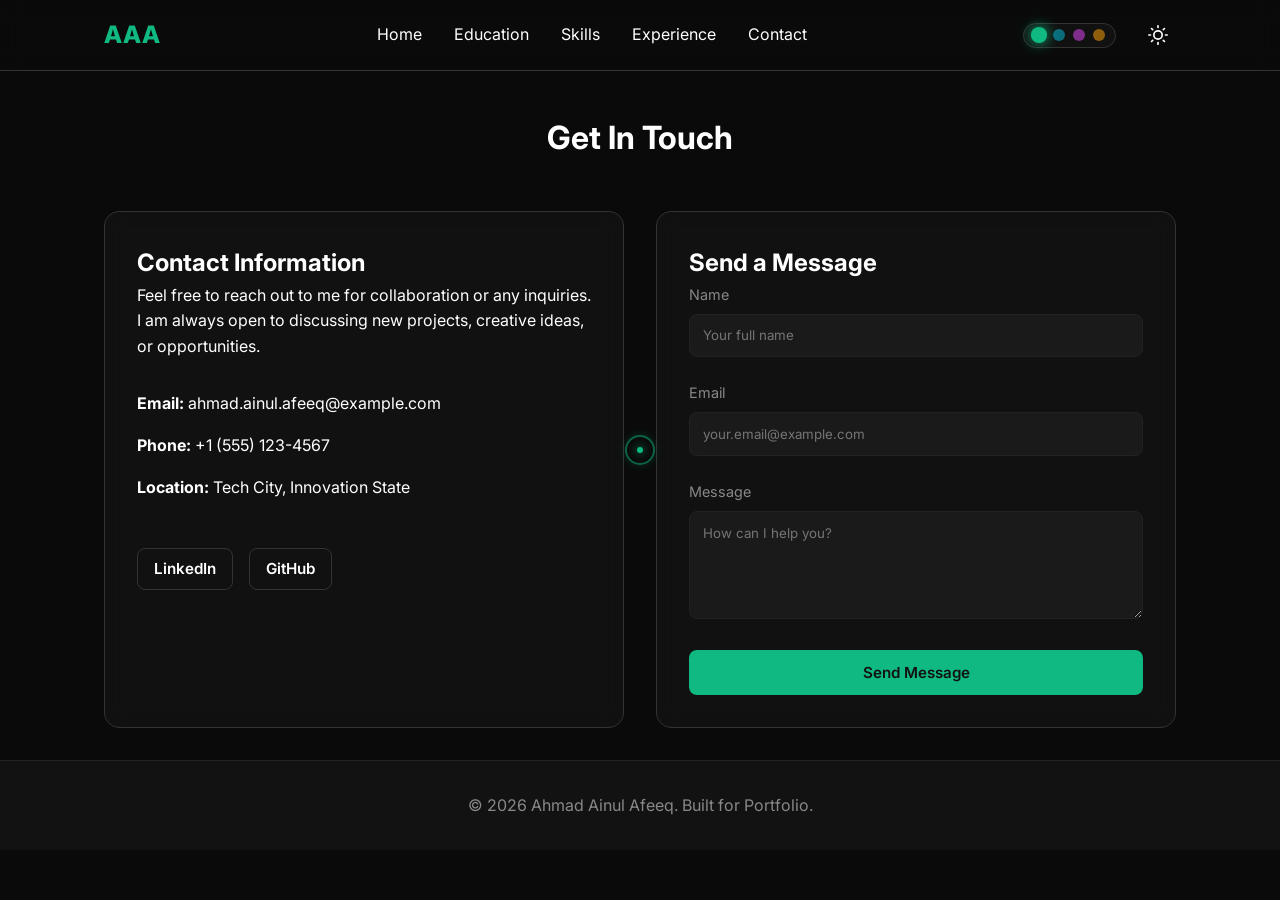
<file: contact.html>
<!DOCTYPE html>
<html lang="en">
<head>
    <meta charset="UTF-8">
    <meta name="viewport" content="width=device-width, initial-scale=1.0">
    <title>Contact | Ahmad Ainul Afeeq</title>
    <meta name="description" content="Contact Ahmad Ainul Afeeq for inquiries or collaboration.">
    <meta http-equiv="Cache-Control" content="no-cache, no-store, must-revalidate">
    <meta http-equiv="Pragma" content="no-cache">
    <meta http-equiv="Expires" content="0">
    <link class="cache-bust" rel="stylesheet" href="css/styles.css?v=3.3">
    <script class="cache-bust" src="js/script.js?v=3.3" defer></script>
</head>
<body>
    <canvas id="particle-canvas" style="position: fixed; top: 0; left: 0; width: 100%; height: 100%; z-index: -1; pointer-events: none; opacity: 0.8;"></canvas>
    <div id="scroll-progress"></div>

    <header>
        <nav>
            <div class="logo">AAA</div>
            <ul class="nav-links">
                <li><a href="index.html">Home</a></li>
                <li><a href="education.html">Education</a></li>
                <li><a href="skills.html">Skills</a></li>
                <li><a href="experience.html">Experience</a></li>
                <li><a href="contact.html">Contact</a></li>
            </ul>
            <div style="display: flex; align-items: center; gap: 1rem;">
                <div class="accent-picker">
                    <button class="accent-dot green active" data-accent="green" aria-label="Green Accent"></button>
                    <button class="accent-dot cyan" data-accent="cyan" aria-label="Cyan Accent"></button>
                    <button class="accent-dot pink" data-accent="pink" aria-label="Pink Accent"></button>
                    <button class="accent-dot amber" data-accent="amber" aria-label="Amber Accent"></button>
                </div>
                <button id="theme-toggle" aria-label="Toggle Theme" style="background: none; border: none; cursor: pointer; color: var(--text-light); font-size: 1.2rem; display: flex; padding: 0.5rem;">
                    <svg id="moon-icon" width="20" height="20" viewBox="0 0 24 24" fill="none" stroke="currentColor" stroke-width="2" stroke-linecap="round" stroke-linejoin="round" style="display: none;"><path d="M21 12.79A9 9 0 1 1 11.21 3 7 7 0 0 0 21 12.79z"></path></svg>
                    <svg id="sun-icon" width="20" height="20" viewBox="0 0 24 24" fill="none" stroke="currentColor" stroke-width="2" stroke-linecap="round" stroke-linejoin="round"><circle cx="12" cy="12" r="5"></circle><line x1="12" y1="1" x2="12" y2="3"></line><line x1="12" y1="21" x2="12" y2="23"></line><line x1="4.22" y1="4.22" x2="5.64" y2="5.64"></line><line x1="18.36" y1="18.36" x2="19.78" y2="19.78"></line><line x1="1" y1="12" x2="3" y2="12"></line><line x1="21" y1="12" x2="23" y2="12"></line><line x1="4.22" y1="19.78" x2="5.64" y2="18.36"></line><line x1="18.36" y1="5.64" x2="19.78" y2="4.22"></line></svg>
                </button>
                <button class="menu-btn" aria-label="Toggle navigation">☰</button>
            </div>
        </nav>
    </header>

    <main>
        <h1 style="text-align: center; margin-bottom: 3rem;">Get In Touch</h1>
        
        <div class="grid-2">
            <div class="glass-card">
                <h2>Contact Information</h2>
                <p>Feel free to reach out to me for collaboration or any inquiries. I am always open to discussing new projects, creative ideas, or opportunities.</p>
                
                <div style="margin-top: 2rem;">
                    <p style="margin-bottom: 1rem; color: #fff;"><strong>Email:</strong> ahmad.ainul.afeeq@example.com</p>
                    <p style="margin-bottom: 1rem; color: #fff;"><strong>Phone:</strong> +1 (555) 123-4567</p>
                    <p style="color: #fff;"><strong>Location:</strong> Tech City, Innovation State</p>
                </div>

                <div style="margin-top: 3rem; display: flex; gap: 1rem;">
                    <!-- Social Links -->
                    <a href="#" class="btn btn-secondary" style="padding: 0.5rem 1rem;">LinkedIn</a>
                    <a href="#" class="btn btn-secondary" style="padding: 0.5rem 1rem;">GitHub</a>
                </div>
            </div>

            <div class="glass-card">
                <h2>Send a Message</h2>
                <!-- HCI Principle: Form Constraints & Validation -->
                <form id="contactForm">
                    <div class="form-group">
                        <label for="name">Name</label>
                        <input type="text" id="name" name="name" required placeholder="Your full name">
                    </div>
                    
                    <div class="form-group">
                        <label for="email">Email</label>
                        <!-- type="email" enforces format constraints -->
                        <input type="email" id="email" name="email" required placeholder="your.email@example.com">
                    </div>
                    
                    <div class="form-group">
                        <label for="message">Message</label>
                        <textarea id="message" name="message" rows="5" required placeholder="How can I help you?"></textarea>
                    </div>
                    
                    <!-- HCI Principle: Affordance -->
                    <button type="submit" class="btn btn-primary" style="width: 100%;">Send Message</button>
                </form>
            </div>
        </div>
    </main>

    <footer>
        <p>&copy; 2026 Ahmad Ainul Afeeq. Built for Portfolio.</p>
    </footer>
</body>
</html>
</file>
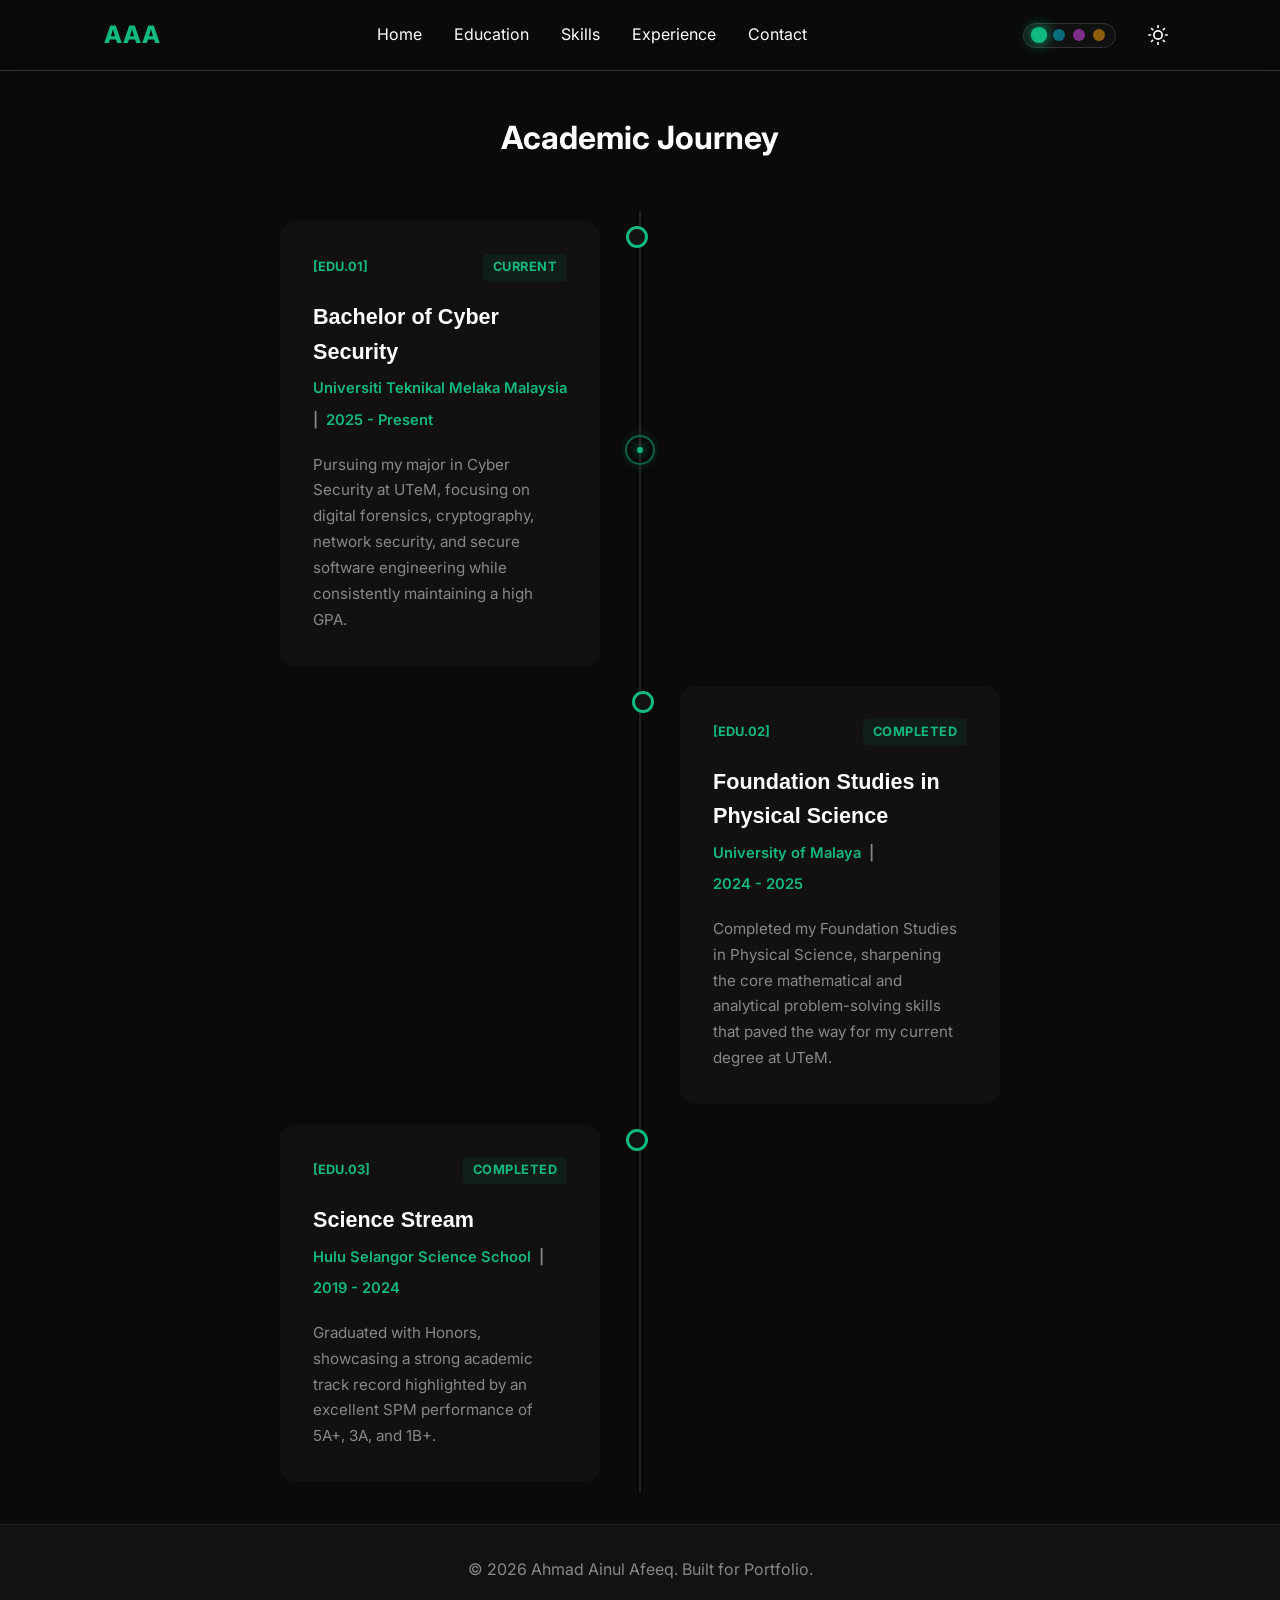
<file: education.html>
<!DOCTYPE html>
<html lang="en">
<head>
    <meta charset="UTF-8">
    <meta name="viewport" content="width=device-width, initial-scale=1.0">
    <title>Education | Ahmad Ainul Afeeq</title>
    <meta name="description" content="Academic history and educational background of Ahmad Ainul Afeeq.">
    <meta http-equiv="Cache-Control" content="no-cache, no-store, must-revalidate">
    <meta http-equiv="Pragma" content="no-cache">
    <meta http-equiv="Expires" content="0">
    <link rel="stylesheet" href="css/styles.css?v=3.3">
    <script src="js/script.js?v=3.3" defer></script>
</head>
<body>
    <canvas id="particle-canvas" style="position: fixed; top: 0; left: 0; width: 100%; height: 100%; z-index: -1; pointer-events: none; opacity: 0.8;"></canvas>
    <div id="scroll-progress"></div>

    <header>
        <nav>
            <div class="logo">AAA</div>
            <ul class="nav-links">
                <li><a href="index.html">Home</a></li>
                <li><a href="education.html">Education</a></li>
                <li><a href="skills.html">Skills</a></li>
                <li><a href="experience.html">Experience</a></li>
                <li><a href="contact.html">Contact</a></li>
            </ul>
            <div style="display: flex; align-items: center; gap: 1rem;">
                <div class="accent-picker">
                    <button class="accent-dot green active" data-accent="green" aria-label="Green Accent"></button>
                    <button class="accent-dot cyan" data-accent="cyan" aria-label="Cyan Accent"></button>
                    <button class="accent-dot pink" data-accent="pink" aria-label="Pink Accent"></button>
                    <button class="accent-dot amber" data-accent="amber" aria-label="Amber Accent"></button>
                </div>
                <button id="theme-toggle" aria-label="Toggle Theme" style="background: none; border: none; cursor: pointer; color: var(--text-light); font-size: 1.2rem; display: flex; padding: 0.5rem;">
                    <svg id="moon-icon" width="20" height="20" viewBox="0 0 24 24" fill="none" stroke="currentColor" stroke-width="2" stroke-linecap="round" stroke-linejoin="round" style="display: none;"><path d="M21 12.79A9 9 0 1 1 11.21 3 7 7 0 0 0 21 12.79z"></path></svg>
                    <svg id="sun-icon" width="20" height="20" viewBox="0 0 24 24" fill="none" stroke="currentColor" stroke-width="2" stroke-linecap="round" stroke-linejoin="round"><circle cx="12" cy="12" r="5"></circle><line x1="12" y1="1" x2="12" y2="3"></line><line x1="12" y1="21" x2="12" y2="23"></line><line x1="4.22" y1="4.22" x2="5.64" y2="5.64"></line><line x1="18.36" y1="18.36" x2="19.78" y2="19.78"></line><line x1="1" y1="12" x2="3" y2="12"></line><line x1="21" y1="12" x2="23" y2="12"></line><line x1="4.22" y1="19.78" x2="5.64" y2="18.36"></line><line x1="18.36" y1="5.64" x2="19.78" y2="4.22"></line></svg>
                </button>
                <button class="menu-btn" aria-label="Toggle navigation">☰</button>
            </div>
        </nav>
    </header>

    <main>
        <h1 style="text-align: center; margin-bottom: 3rem;">Academic Journey</h1>
        
        <div class="timeline">
            <!-- Timeline Item 1 -->
            <div class="timeline-item left">
                <div class="glass-card spotlight-card" style="display: flex; flex-direction: column; justify-content: space-between; border-radius: 15px; border: 1px solid var(--card-border); padding: 2rem !important; transition: all 0.3s ease; background: var(--card-bg);">
                    <div>
                        <div style="display: flex; justify-content: space-between; align-items: center; margin-bottom: 1.2rem; font-family: monospace; font-size: 0.8rem;">
                            <span style="color: var(--primary-color); font-weight: bold;">[EDU.01]</span>
                            <span style="color: var(--primary-color); background: rgba(16, 185, 129, 0.08); padding: 0.2rem 0.6rem; border-radius: 4px; font-weight: 700; letter-spacing: 0.5px;">CURRENT</span>
                        </div>
                        <h3 style="font-size: 1.35rem; font-weight: 800; color: var(--text-light); margin-bottom: 0.5rem; font-family: 'Roboto Flex', sans-serif;">Bachelor of Cyber Security</h3>
                        <div style="display: flex; align-items: center; gap: 0.5rem; color: var(--primary-color); font-weight: 600; font-size: 0.92rem; margin-bottom: 1.2rem; flex-wrap: wrap;">
                            <span>Universiti Teknikal Melaka Malaysia</span>
                            <span style="color: var(--text-muted-dark);">|</span>
                            <span>2025 - Present</span>
                        </div>
                        <p style="font-size: 0.95rem; line-height: 1.7; color: var(--text-muted-dark); margin-bottom: 0px;">
                            Pursuing my major in Cyber Security at UTeM, focusing on digital forensics, cryptography, network security, and secure software engineering while consistently maintaining a high GPA.
                        </p>
                    </div>
                    <!-- Memory Hover Photo container -->
                    <div class="memory-photo-container">
                        <div class="memory-photo-frame">
                            <img src="assets/images/utem.jpg?v=3.0" alt="UTeM Memory" class="memory-photo" />
                            <div class="memory-photo-caption">Undergraduate memories</div>
                        </div>
                    </div>
                </div>
            </div>
            
            <!-- Timeline Item 2 -->
            <div class="timeline-item right">
                <div class="glass-card spotlight-card" style="display: flex; flex-direction: column; justify-content: space-between; border-radius: 15px; border: 1px solid var(--card-border); padding: 2rem !important; transition: all 0.3s ease; background: var(--card-bg);">
                    <div>
                        <div style="display: flex; justify-content: space-between; align-items: center; margin-bottom: 1.2rem; font-family: monospace; font-size: 0.8rem;">
                            <span style="color: var(--primary-color); font-weight: bold;">[EDU.02]</span>
                            <span style="color: var(--primary-color); background: rgba(16, 185, 129, 0.08); padding: 0.2rem 0.6rem; border-radius: 4px; font-weight: 700; letter-spacing: 0.5px;">COMPLETED</span>
                        </div>
                        <h3 style="font-size: 1.35rem; font-weight: 800; color: var(--text-light); margin-bottom: 0.5rem; font-family: 'Roboto Flex', sans-serif;">Foundation Studies in Physical Science</h3>
                        <div style="display: flex; align-items: center; gap: 0.5rem; color: var(--primary-color); font-weight: 600; font-size: 0.92rem; margin-bottom: 1.2rem; flex-wrap: wrap;">
                            <span>University of Malaya</span>
                            <span style="color: var(--text-muted-dark);">|</span>
                            <span>2024 - 2025</span>
                        </div>
                        <p style="font-size: 0.95rem; line-height: 1.7; color: var(--text-muted-dark); margin-bottom: 0px;">
                            Completed my Foundation Studies in Physical Science, sharpening the core mathematical and analytical problem-solving skills that paved the way for my current degree at UTeM.
                        </p>
                    </div>
                    <!-- Memory Hover Photo container -->
                    <div class="memory-photo-container">
                        <div class="memory-photo-frame">
                            <img src="assets/images/um.jpg?v=2.2" alt="UM Memory" class="memory-photo" />
                            <div class="memory-photo-caption">Foundation memories</div>
                        </div>
                    </div>
                </div>
            </div>
            
            <!-- Timeline Item 3 -->
            <div class="timeline-item left">
                <div class="glass-card spotlight-card" style="display: flex; flex-direction: column; justify-content: space-between; border-radius: 15px; border: 1px solid var(--card-border); padding: 2rem !important; transition: all 0.3s ease; background: var(--card-bg);">
                    <div>
                        <div style="display: flex; justify-content: space-between; align-items: center; margin-bottom: 1.2rem; font-family: monospace; font-size: 0.8rem;">
                            <span style="color: var(--primary-color); font-weight: bold;">[EDU.03]</span>
                            <span style="color: var(--primary-color); background: rgba(16, 185, 129, 0.08); padding: 0.2rem 0.6rem; border-radius: 4px; font-weight: 700; letter-spacing: 0.5px;">COMPLETED</span>
                        </div>
                        <h3 style="font-size: 1.35rem; font-weight: 800; color: var(--text-light); margin-bottom: 0.5rem; font-family: 'Roboto Flex', sans-serif;">Science Stream</h3>
                        <div style="display: flex; align-items: center; gap: 0.5rem; color: var(--primary-color); font-weight: 600; font-size: 0.92rem; margin-bottom: 1.2rem; flex-wrap: wrap;">
                            <span>Hulu Selangor Science School</span>
                            <span style="color: var(--text-muted-dark);">|</span>
                            <span>2019 - 2024</span>
                        </div>
                        <p style="font-size: 0.95rem; line-height: 1.7; color: var(--text-muted-dark); margin-bottom: 0px;">
                            Graduated with Honors, showcasing a strong academic track record highlighted by an excellent SPM performance of 5A+, 3A, and 1B+.
                        </p>
                    </div>
                    <!-- Memory Hover Photo container -->
                    <div class="memory-photo-container">
                        <div class="memory-photo-frame">
                            <img src="assets/images/semashur.jpg?v=2.2" alt="High School Memory" class="memory-photo" />
                            <div class="memory-photo-caption">High school memories</div>
                        </div>
                    </div>
                </div>
            </div>
        </div>
    </main>

    <footer>
        <p>&copy; 2026 Ahmad Ainul Afeeq. Built for Portfolio.</p>
    </footer>
</body>
</html>
</file>
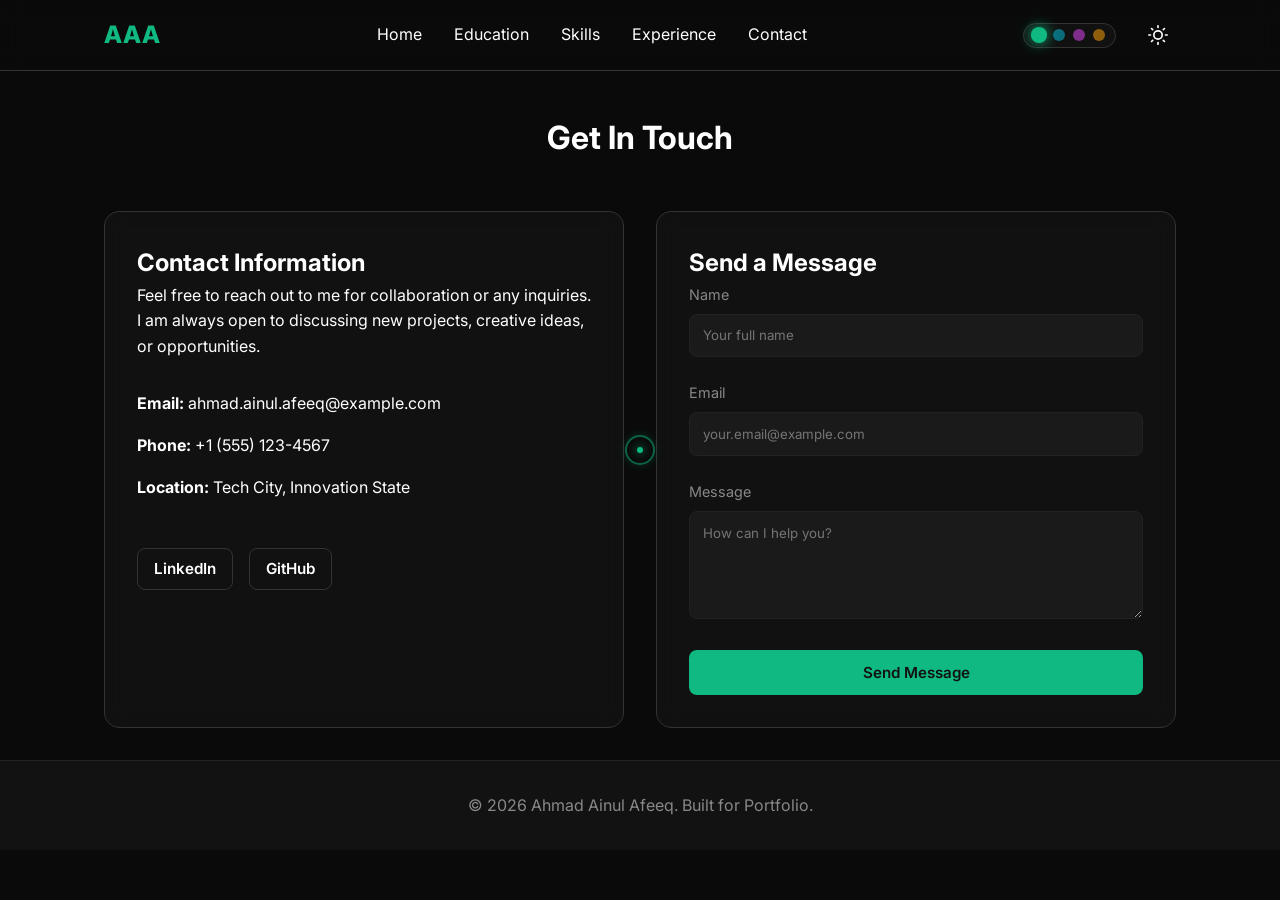
<file: public/contact.html>
<!DOCTYPE html>
<html lang="en">
<head>
    <meta charset="UTF-8">
    <meta name="viewport" content="width=device-width, initial-scale=1.0">
    <title>Contact | Ahmad Ainul Afeeq</title>
    <meta name="description" content="Contact Ahmad Ainul Afeeq for inquiries or collaboration.">
    <meta http-equiv="Cache-Control" content="no-cache, no-store, must-revalidate">
    <meta http-equiv="Pragma" content="no-cache">
    <meta http-equiv="Expires" content="0">
    <link class="cache-bust" rel="stylesheet" href="styles.css?v=3.3">
    <script class="cache-bust" src="script.js?v=3.3" defer></script>
</head>
<body>
    <canvas id="particle-canvas" style="position: fixed; top: 0; left: 0; width: 100%; height: 100%; z-index: -1; pointer-events: none; opacity: 0.8;"></canvas>
    <div id="scroll-progress"></div>

    <header>
        <nav>
            <div class="logo">AAA</div>
            <ul class="nav-links">
                <li><a href="index.html">Home</a></li>
                <li><a href="education.html">Education</a></li>
                <li><a href="skills.html">Skills</a></li>
                <li><a href="experience.html">Experience</a></li>
                <li><a href="contact.html">Contact</a></li>
            </ul>
            <div style="display: flex; align-items: center; gap: 1rem;">
                <div class="accent-picker">
                    <button class="accent-dot green active" data-accent="green" aria-label="Green Accent"></button>
                    <button class="accent-dot cyan" data-accent="cyan" aria-label="Cyan Accent"></button>
                    <button class="accent-dot pink" data-accent="pink" aria-label="Pink Accent"></button>
                    <button class="accent-dot amber" data-accent="amber" aria-label="Amber Accent"></button>
                </div>
                <button id="theme-toggle" aria-label="Toggle Theme" style="background: none; border: none; cursor: pointer; color: var(--text-light); font-size: 1.2rem; display: flex; padding: 0.5rem;">
                    <svg id="moon-icon" width="20" height="20" viewBox="0 0 24 24" fill="none" stroke="currentColor" stroke-width="2" stroke-linecap="round" stroke-linejoin="round" style="display: none;"><path d="M21 12.79A9 9 0 1 1 11.21 3 7 7 0 0 0 21 12.79z"></path></svg>
                    <svg id="sun-icon" width="20" height="20" viewBox="0 0 24 24" fill="none" stroke="currentColor" stroke-width="2" stroke-linecap="round" stroke-linejoin="round"><circle cx="12" cy="12" r="5"></circle><line x1="12" y1="1" x2="12" y2="3"></line><line x1="12" y1="21" x2="12" y2="23"></line><line x1="4.22" y1="4.22" x2="5.64" y2="5.64"></line><line x1="18.36" y1="18.36" x2="19.78" y2="19.78"></line><line x1="1" y1="12" x2="3" y2="12"></line><line x1="21" y1="12" x2="23" y2="12"></line><line x1="4.22" y1="19.78" x2="5.64" y2="18.36"></line><line x1="18.36" y1="5.64" x2="19.78" y2="4.22"></line></svg>
                </button>
                <button class="menu-btn" aria-label="Toggle navigation">☰</button>
            </div>
        </nav>
    </header>

    <main>
        <h1 style="text-align: center; margin-bottom: 3rem;">Get In Touch</h1>
        
        <div class="grid-2">
            <div class="glass-card">
                <h2>Contact Information</h2>
                <p>Feel free to reach out to me for collaboration or any inquiries. I am always open to discussing new projects, creative ideas, or opportunities.</p>
                
                <div style="margin-top: 2rem;">
                    <p style="margin-bottom: 1rem; color: #fff;"><strong>Email:</strong> ahmad.ainul.afeeq@example.com</p>
                    <p style="margin-bottom: 1rem; color: #fff;"><strong>Phone:</strong> +1 (555) 123-4567</p>
                    <p style="color: #fff;"><strong>Location:</strong> Tech City, Innovation State</p>
                </div>

                <div style="margin-top: 3rem; display: flex; gap: 1rem;">
                    <!-- Social Links -->
                    <a href="#" class="btn btn-secondary" style="padding: 0.5rem 1rem;">LinkedIn</a>
                    <a href="#" class="btn btn-secondary" style="padding: 0.5rem 1rem;">GitHub</a>
                </div>
            </div>

            <div class="glass-card">
                <h2>Send a Message</h2>
                <!-- HCI Principle: Form Constraints & Validation -->
                <form id="contactForm">
                    <div class="form-group">
                        <label for="name">Name</label>
                        <input type="text" id="name" name="name" required placeholder="Your full name">
                    </div>
                    
                    <div class="form-group">
                        <label for="email">Email</label>
                        <!-- type="email" enforces format constraints -->
                        <input type="email" id="email" name="email" required placeholder="your.email@example.com">
                    </div>
                    
                    <div class="form-group">
                        <label for="message">Message</label>
                        <textarea id="message" name="message" rows="5" required placeholder="How can I help you?"></textarea>
                    </div>
                    
                    <!-- HCI Principle: Affordance -->
                    <button type="submit" class="btn btn-primary" style="width: 100%;">Send Message</button>
                </form>
            </div>
        </div>
    </main>

    <footer>
        <p>&copy; 2026 Ahmad Ainul Afeeq. Built for Portfolio.</p>
    </footer>
</body>
</html>
</file>
<file: css/styles.css>
@import url('https://fonts.googleapis.com/css2?family=Inter:wght@300;400;600;800&display=swap');

:root {
    --bg-gray: #0a0a0a;
    --bg-dark: #121212;
    --bg-light: #1a1a1a;

    --text-light: #ffffff;
    --text-dark: #000000;

    --text-muted-dark: #888888;
    --text-muted-light: #aaaaaa;

    --primary-color: #10b981;
    --primary-hover: #059669;
    --secondary-color: #34d399;

    --border-light: #333333;
    --border-dark: #222222;
    --nav-bg: rgba(10, 10, 10, 0.9);
    --transition-speed: 0.3s;

    --card-bg: rgba(255, 255, 255, 0.03);
    --card-border: var(--border-light);
    --card-shadow: none;

    --bento-bg: var(--bg-dark);
    --bento-border: var(--border-dark);

    /* Inverted Contact: When main is dark, contact is light/white */
    --contact-bg: #fcfcfc;
    --contact-text: #111827;
    --contact-text-muted: #4b5563;
    --contact-card-bg: #ffffff;
    --contact-card-border: rgba(0, 0, 0, 0.08);
    --contact-input-bg: #f3f4f6;
    --contact-input-text: #111827;
    --contact-input-border: #d1d5db;
    --contact-title-color: #059669;
}

[data-theme="light"] {
    --bg-gray: #f9fafb;
    --bg-dark: #ffffff;
    --bg-light: #f3f4f6;

    --text-light: #111827;
    --text-dark: #ffffff;

    --text-muted-dark: #6b7280;
    --text-muted-light: #4b5563;

    --primary-color: #059669;
    --primary-hover: #047857;
    --secondary-color: #10b981;

    --border-light: #e5e7eb;
    --border-dark: #d1d5db;
    --nav-bg: rgba(255, 255, 255, 0.9);

    --card-bg: #ffffff;
    --card-border: rgba(0, 0, 0, 0.07);
    --card-shadow: 0 10px 30px rgba(0, 0, 0, 0.04), 0 1px 8px rgba(0, 0, 0, 0.02);

    --bento-bg: #f3f4f6;
    --bento-border: rgba(0, 0, 0, 0.05);

    /* Inverted Contact: When main is light, contact is dark/black */
    --contact-bg: #0a0a0a;
    --contact-text: #ffffff;
    --contact-text-muted: #888888;
    --contact-card-bg: rgba(255, 255, 255, 0.03);
    --contact-card-border: rgba(255, 255, 255, 0.1);
    --contact-input-bg: #1a1a1a;
    --contact-input-text: #ffffff;
    --contact-input-border: #333333;
    --contact-title-color: #34d399;
}

* {
    margin: 0;
    padding: 0;
    box-sizing: border-box;
    font-family: 'Inter', sans-serif;
}

body {
    background-color: var(--bg-gray);
    color: var(--text-light);
    line-height: 1.6;
    transition: background-color var(--transition-speed), color var(--transition-speed);
    overflow-x: hidden;
}

#scroll-progress {
    position: fixed;
    top: 0;
    left: 0;
    height: 3px;
    background: var(--primary-color);
    width: 0%;
    z-index: 10000;
    transition: width 0.1s;
}

header {
    position: fixed;
    top: 0;
    width: 100%;
    background-color: var(--nav-bg);
    backdrop-filter: blur(10px);
    z-index: 1000;
    border-bottom: 1px solid var(--border-light);
}

nav {
    display: flex;
    justify-content: space-between;
    align-items: center;
    padding: 1rem 5%;
    max-width: 1200px;
    margin: auto;
}

.logo {
    font-size: 1.5rem;
    font-weight: 800;
    color: var(--primary-color);
    letter-spacing: 1px;
}

.nav-links {
    display: flex;
    list-style: none;
    gap: 2rem;
}

/* =========================================
   ACTIVE NAV LINK STYLE
   ========================================= */
.nav-links a {
    position: relative;
    text-decoration: none;
    color: var(--text-light);
    transition: color 0.3s ease;
}

.nav-links a.active,
.nav-links a:hover {
    color: var(--primary-color);
}

.nav-links a::after {
    content: '';
    position: absolute;
    width: 0%;
    height: 2px;
    bottom: -5px;
    left: 0;
    background-color: var(--primary-color);
    transition: width 0.3s ease;
}

.nav-links a.active::after,
.nav-links a:hover::after {
    width: 100%;
}

.menu-btn {
    display: none;
    background: none;
    border: none;
    color: var(--text-light);
    font-size: 1.5rem;
    cursor: pointer;
}

main {
    max-width: 1200px;
    margin: 80px auto 0;
    padding: 2rem 5%;
}

.bento-box {
    margin-bottom: 2rem;
    border-radius: 20px;
    overflow: hidden;
}

.box-dark {
    background-color: var(--bento-bg);
    border: 1px solid var(--bento-border);
    padding: 3rem;
}

.glass-card {
    background: var(--card-bg);
    backdrop-filter: blur(10px);
    -webkit-backdrop-filter: blur(10px);
    border: 1px solid var(--card-border);
    border-radius: 15px;
    padding: 2rem;
    height: 100%;
    box-shadow: var(--card-shadow);
    transition: transform 0.3s ease, border-color 0.3s ease, box-shadow 0.3s ease, background 0.3s ease;
}

.glass-card:hover {
    border-color: var(--primary-color);
    transform: translateY(-5px);
    box-shadow: 0 15px 35px rgba(16, 185, 129, 0.15), var(--card-shadow);
}

.grid-2 {
    display: grid;
    grid-template-columns: 1fr 1fr;
    gap: 2rem;
}

.grid-3 {
    display: grid;
    grid-template-columns: repeat(auto-fit, minmax(300px, 1fr));
    gap: 2rem;
}

.btn {
    display: inline-block;
    padding: 0.8rem 1.5rem;
    border-radius: 8px;
    text-decoration: none;
    font-weight: 600;
    transition: all 0.3s ease;
    cursor: pointer;
    border: none;
    font-size: 0.95rem;
}

.btn-primary {
    background-color: var(--primary-color);
    color: var(--bg-dark);
}

.btn-primary:hover {
    background-color: var(--primary-hover);
    transform: translateY(-2px);
    box-shadow: 0 4px 12px rgba(16, 185, 129, 0.3);
}

.btn-secondary {
    background-color: transparent;
    color: var(--text-light);
    border: 1px solid var(--border-light);
}

.btn-secondary:hover {
    border-color: var(--primary-color);
    color: var(--primary-color);
    transform: translateY(-2px);
}

.tag-container {
    display: flex;
    flex-wrap: wrap;
    gap: 0.5rem;
    margin-top: 1rem;
}

.tag {
    background-color: var(--bg-light);
    color: var(--text-light);
    padding: 0.3rem 0.8rem;
    border-radius: 20px;
    font-size: 0.8rem;
    border: 1px solid var(--border-dark);
}

.form-group {
    margin-bottom: 1.5rem;
}

.form-group label {
    display: block;
    margin-bottom: 0.5rem;
    color: var(--text-muted-dark);
    font-size: 0.9rem;
}

.form-group input,
.form-group textarea {
    width: 100%;
    padding: 0.8rem;
    background-color: var(--bg-light);
    border: 1px solid var(--border-dark);
    border-radius: 8px;
    color: var(--text-light);
    font-family: inherit;
}

.form-group input:focus,
.form-group textarea:focus {
    outline: none;
    border-color: var(--primary-color);
}

.timeline {
    position: relative;
    max-width: 800px;
    margin: 0 auto;
}

.timeline::after {
    content: '';
    position: absolute;
    width: 2px;
    background-color: var(--border-dark);
    top: 0;
    bottom: 0;
    left: 50%;
    margin-left: -1px;
}

.timeline-item {
    padding: 10px 40px;
    position: relative;
    background-color: inherit;
    width: 50%;
}

.timeline-item::after {
    content: '';
    position: absolute;
    width: 16px;
    height: 16px;
    right: -8px;
    background-color: var(--bg-dark);
    border: 3px solid var(--primary-color);
    top: 15px;
    border-radius: 50%;
    z-index: 1;
}

.left {
    left: 0;
}

.right {
    left: 50%;
}

.right::after {
    left: -8px;
}

.social-icon {
    color: var(--text-muted-dark);
    transition: color 0.3s ease, transform 0.3s ease;
}

.social-icon:hover {
    color: var(--primary-color);
    transform: translateY(-3px);
}

footer {
    text-align: center;
    padding: 2rem;
    color: var(--text-muted-dark);
    border-top: 1px solid var(--border-dark);
    background-color: var(--bg-dark);
}

/* =========================================
   RESTORED SCROLL REVEAL ANIMATIONS
   ========================================= */
.slide-in-right {
    opacity: 0;
    transform: translateY(45px) scale(0.97);
    filter: blur(4px);
    transition: opacity 1.0s cubic-bezier(0.2, 0.8, 0.2, 1.05),
                transform 1.0s cubic-bezier(0.2, 0.8, 0.2, 1.05),
                filter 1.0s cubic-bezier(0.2, 0.8, 0.2, 1.05);
    will-change: opacity, transform, filter;
}

.slide-in-right.visible {
    opacity: 1;
    transform: translateY(0) scale(1);
    filter: blur(0);
}

@media screen and (max-width: 768px) {
    .nav-links {
        display: none;
        flex-direction: column;
        position: absolute;
        top: 100%;
        left: 0;
        width: 100%;
        background-color: var(--nav-bg);
        padding: 1rem 0;
        text-align: center;
        border-bottom: 1px solid var(--border-light);
    }

    .nav-links.active {
        display: flex;
    }

    .menu-btn {
        display: block;
    }

    .grid-2 {
        grid-template-columns: 1fr;
    }

    .box-dark {
        padding: 2rem 1.5rem;
    }

    .timeline::after {
        left: 31px;
    }

    .timeline-item {
        width: 100%;
        padding-left: 70px;
        padding-right: 25px;
    }

    .timeline-item::after {
        left: 23px;
    }

    .right {
        left: 0%;
    }
}

/* =========================================
   CYBERPUNK GLITCH EFFECT (HOVER)
   ========================================= */
.logo {
    position: relative;
    display: inline-block;
    cursor: pointer;
}

.logo:hover::before,
.logo:hover::after {
    content: "AAA";
    position: absolute;
    top: 0;
    left: 0;
    width: 100%;
    height: 100%;
    background: var(--bg-gray);
    opacity: 0.9;
}

.logo:hover::before {
    left: 2px;
    text-shadow: -2px 0 #ff00c1;
    animation: glitch-anim-1 0.2s infinite linear alternate-reverse;
}

.logo:hover::after {
    left: -2px;
    text-shadow: 2px 0 #00fff9;
    animation: glitch-anim-2 0.3s infinite linear alternate-reverse;
}

@keyframes glitch-anim-1 {
    0% {
        top: -1px;
        left: 1px;
        clip-path: inset(0 0 66% 0);
    }

    50% {
        top: 1px;
        left: -1px;
        clip-path: inset(33% 0 33% 0);
    }

    100% {
        top: -1px;
        left: 2px;
        clip-path: inset(66% 0 0 0);
    }
}

@keyframes glitch-anim-2 {
    0% {
        top: 1px;
        left: -2px;
        clip-path: inset(0 0 66% 0);
    }

    50% {
        top: -1px;
        left: 2px;
        clip-path: inset(33% 0 33% 0);
    }

    100% {
        top: 1px;
        left: -1px;
        clip-path: inset(66% 0 0 0);
    }
}

/* =========================================
   CUSTOM CYBER CURSOR (HARDWARE ACCELERATED)
   ========================================= */
html,
body,
*,
*::before,
*::after,
*:hover,
*:active,
*:focus {
    cursor: none !important;
}

.cyber-cursor {
    position: fixed;
    top: -15px;
    left: -15px;
    width: 30px;
    height: 30px;
    border: 2px solid color-mix(in srgb, var(--primary-color, #10B981) 50%, transparent);
    border-radius: 50%;
    pointer-events: none;
    z-index: 999999;
    transition: width 0.2s, height 0.2s, background-color 0.2s, top 0.2s, left 0.2s, border-color 0.2s;
    box-shadow: 0 0 10px color-mix(in srgb, var(--primary-color, #10B981) 20%, transparent);
    will-change: transform;
}

.cyber-cursor-dot {
    position: fixed;
    top: -3px;
    left: -3px;
    width: 6px;
    height: 6px;
    background-color: var(--primary-color, #10B981);
    border-radius: 50%;
    pointer-events: none;
    z-index: 1000000;
    box-shadow: 0 0 10px var(--primary-color, #10B981);
    will-change: transform;
}

.cyber-cursor.cursor-hover {
    width: 50px;
    height: 50px;
    top: -25px;
    left: -25px;
    background-color: color-mix(in srgb, var(--primary-color, #10B981) 10%, transparent);
    border-color: color-mix(in srgb, var(--primary-color, #10B981) 90%, transparent);
}

/* =========================================
   NEON HACKER TEXT SELECTION
   ========================================= */
::selection {
    background-color: var(--primary-color, #10B981);
    color: #000000;
    text-shadow: none;
}

/* =========================================
   ANIMATED TECH SKILL BADGES (IMAGE VERSION)
   ========================================= */
.tech-grid {
    display: flex;
    flex-wrap: wrap;
    gap: 1.5rem;
    justify-content: center;
    margin-top: 1.5rem;
}

.tech-badge {
    display: flex;
    flex-direction: column;
    align-items: center;
    justify-content: center;
    width: 95px;
    height: 95px;
    background: rgba(255, 255, 255, 0.03);
    border: 1px solid var(--border-light, rgba(255, 255, 255, 0.1));
    border-radius: 12px;
    transition: all 0.4s cubic-bezier(0.175, 0.885, 0.32, 1.275);
}

/* Isolated Scroll Reveal Subclass */
.tech-badge.animate-reveal {
    opacity: 0;
    transform: translateY(30px) scale(0.9);
    transition: opacity 0.8s cubic-bezier(0.175, 0.885, 0.32, 1.275),
                transform 0.8s cubic-bezier(0.175, 0.885, 0.32, 1.275),
                border-color 0.4s ease,
                background 0.4s ease,
                box-shadow 0.4s ease;
}

.tech-badge.animate-reveal.visible {
    opacity: 1;
    transform: translateY(0) scale(1);
}

.tech-badge img {
    width: 38px;
    height: 38px;
    object-fit: contain;
    margin-bottom: 0.6rem;
    transition: all 0.4s cubic-bezier(0.175, 0.885, 0.32, 1.275);
    filter: drop-shadow(0 0 0 rgba(16, 185, 129, 0));
}

.tech-badge img[src*="javascript.png"] {
    width: 45px;
    height: 45px;
}

.tech-badge span {
    font-size: 0.75rem;
    font-weight: 600;
    color: var(--text-muted-dark, #a0aec0);
    transition: all 0.3s ease;
    letter-spacing: 0.5px;
}

/* Hover Effects */
.tech-badge:hover {
    transform: translateY(-10px) scale(1.05);
    border-color: var(--primary-color, #10B981);
    background: rgba(16, 185, 129, 0.1);
    box-shadow: 0 10px 25px rgba(16, 185, 129, 0.3);
}

.tech-badge:hover img {
    transform: scale(1.15) rotate(-5deg);
    filter: drop-shadow(0 0 8px rgba(16, 185, 129, 0.8));
}

.tech-badge:hover span {
    color: var(--text-light, #f8f9fa);
}

/* =========================================
   TERMINAL BLINK ANIMATION
   ========================================= */
.terminal-blink {
    color: var(--primary-color);
    font-size: 1.2rem;
    font-weight: bold;
    animation: blinker 1s linear infinite;
}

@keyframes blinker {
    50% {
        opacity: 0;
    }
}

/* =========================================
   12. FULL-WIDTH CONTRASTING CONTACT SECTION
   ========================================= */
.full-width-contact {
    width: 100vw;
    margin-left: calc(-50vw + 50%);
    margin-right: calc(-50vw + 50%);
    background-color: var(--contact-bg);
    color: var(--contact-text);
    padding: 6rem 10% 4rem;
    margin-bottom: 0 !important;
    margin-top: 0 !important;
    box-sizing: border-box;
    box-shadow: 0 -15px 30px rgba(0, 0, 0, 0.05);
    transition: background-color var(--transition-speed), color var(--transition-speed);
}

.full-width-contact h2,
.full-width-contact h3 {
    color: var(--contact-text);
}

.full-width-contact p {
    color: var(--contact-text-muted);
}

/* Contained grid so content doesn't stretch infinitely */
.full-width-contact .contact-container {
    max-width: 1200px;
    margin: 0 auto;
}

/* Local card styling overrides for the inverted contact section */
.full-width-contact .glass-card {
    background: var(--contact-card-bg);
    border: 1px solid var(--contact-card-border);
    color: var(--contact-text);
    box-shadow: 0 10px 30px rgba(0, 0, 0, 0.02);
}

.full-width-contact .form-group label {
    color: var(--contact-text-muted);
}

.full-width-contact .form-group input,
.full-width-contact .form-group textarea {
    background-color: var(--contact-input-bg);
    color: var(--contact-input-text);
    border: 1px solid var(--contact-input-border);
    transition: border-color var(--transition-speed), background-color var(--transition-speed);
}

.full-width-contact .form-group input:focus,
.full-width-contact .form-group textarea:focus {
    border-color: var(--primary-color);
}

.full-width-contact .btn-secondary {
    color: var(--contact-text);
    border-color: var(--contact-card-border);
}

.full-width-contact .btn-secondary:hover {
    color: var(--primary-color);
    border-color: var(--primary-color);
}

@media screen and (max-width: 768px) {
    .full-width-contact {
        padding: 4rem 1.5rem 3rem;
    }
}

/* =========================================
   13. HIGH-END MINIMAL FORM & BASELINES
   ========================================= */
.minimal-form {
    display: flex;
    flex-direction: column;
    gap: 2.2rem;
    text-align: left;
    margin-top: 2rem;
}

.minimal-group {
    display: flex;
    flex-direction: column;
    position: relative;
}

.minimal-group label {
    font-size: 0.85rem;
    font-weight: 600;
    color: var(--contact-text-muted);
    margin-bottom: 0.3rem;
    letter-spacing: 0.5px;
    text-transform: uppercase;
    font-family: monospace;
}

.minimal-group input,
.minimal-group textarea {
    border: none !important;
    border-bottom: 1px solid var(--contact-input-border) !important;
    border-radius: 0 !important;
    background: transparent !important;
    color: var(--contact-text) !important;
    font-size: 1.1rem;
    padding: 0.6rem 0;
    outline: none !important;
    box-shadow: none !important;
    transition: border-color 0.3s ease;
}

.minimal-group input:focus,
.minimal-group textarea:focus {
    border-bottom-color: var(--primary-color) !important;
}

.minimal-send-btn {
    align-self: flex-start;
    display: flex;
    align-items: center;
    gap: 0.8rem;
    background-color: var(--contact-text); /* Black in dark theme, White in light theme */
    color: var(--contact-bg); /* White in dark theme, Black in light theme */
    border: none;
    padding: 0.85rem 2.2rem;
    font-size: 0.95rem;
    font-weight: bold;
    border-radius: 4px;
    cursor: pointer;
    box-shadow: 0 4px 12px rgba(0, 0, 0, 0.05);
    transition: all 0.3s ease;
    text-transform: uppercase;
    font-family: monospace;
    letter-spacing: 1px;
}

.minimal-send-btn:hover {
    background-color: var(--primary-color);
    color: #ffffff;
    transform: translateY(-2px);
    box-shadow: 0 6px 15px rgba(16, 185, 129, 0.25);
}

.minimal-send-btn svg {
    transition: transform 0.3s ease;
}

.minimal-send-btn:hover svg {
    transform: translateX(4px) rotate(-10deg);
}

/* =========================================
   14. SPOTLIGHT CARD EFFECT
   ========================================= */
.spotlight-card {
    position: relative;
    overflow: hidden;
}

.spotlight-overlay {
    position: absolute;
    top: 0;
    left: 0;
    width: 100%;
    height: 100%;
    pointer-events: none;
    opacity: 0;
    transition: opacity 0.4s ease;
    z-index: 1;
}

.spotlight-card > * {
    position: relative;
    z-index: 2;
}

/* =========================================
   15. CERTIFICATES & FILTER BUTTONS
   ========================================= */
.filter-tags {
    display: flex;
    justify-content: center;
    gap: 0.8rem;
    margin-bottom: 3rem;
    flex-wrap: wrap;
}

.filter-btn {
    background: rgba(255, 255, 255, 0.02);
    color: var(--text-muted-dark);
    border: 1px solid var(--border-light);
    padding: 0.6rem 1.5rem;
    font-size: 0.88rem;
    font-weight: 600;
    border-radius: 30px;
    cursor: pointer;
    font-family: monospace;
    text-transform: uppercase;
    letter-spacing: 0.5px;
    transition: all 0.3s cubic-bezier(0.4, 0, 0.2, 1);
}

.filter-btn:hover {
    color: var(--primary-color);
    border-color: var(--primary-color);
    background: rgba(16, 185, 129, 0.05);
    transform: translateY(-1px);
}

.filter-btn.active {
    color: #ffffff;
    background: var(--primary-color);
    border-color: var(--primary-color);
    box-shadow: 0 0 15px rgba(16, 185, 129, 0.4);
}

[data-theme="light"] .filter-btn {
    background: rgba(0, 0, 0, 0.02);
    color: var(--text-muted-dark);
    border-color: var(--border-light);
}

[data-theme="light"] .filter-btn.active {
    color: #ffffff;
    background: var(--primary-color);
    box-shadow: 0 4px 12px rgba(5, 150, 105, 0.2);
}

/* ---- BorderGlow: vanilla JS port for certificate cards (violet/indigo palette) ---- */
.cert-card {
    isolation: isolate;
    overflow: visible !important;
}

.cert-glow-border {
    position: absolute;
    inset: 0;
    border-radius: inherit;
    pointer-events: none;
    z-index: 0;
    border: 1.5px solid transparent;
    background:
        linear-gradient(var(--bg-dark, #080a10) 0 100%) padding-box,
        radial-gradient(at 80% 20%, #c084fc 0px, transparent 50%) border-box,
        radial-gradient(at 10% 80%, #818cf8 0px, transparent 50%) border-box,
        radial-gradient(at 55% 50%, #38bdf8 0px, transparent 50%) border-box,
        radial-gradient(at 90% 80%, #a78bfa 0px, transparent 50%) border-box,
        linear-gradient(#c084fc 0 100%) border-box;
    opacity: var(--cert-border-opacity, 0);
    mask-image: conic-gradient(from var(--cert-angle, 45deg) at center, black 25%, transparent 40%, transparent 60%, black 75%);
    -webkit-mask-image: conic-gradient(from var(--cert-angle, 45deg) at center, black 25%, transparent 40%, transparent 60%, black 75%);
    transition: opacity 0.3s ease-out;
}

/* ---- Soft Skills Feature Grid (feature-v7 dark adaptation) ---- */
.softskill-grid {
    list-style: none;
    display: grid;
    grid-template-columns: repeat(2, 1fr);
    gap: 2rem 3rem;
}

@media (max-width: 48rem) {
    .softskill-grid { grid-template-columns: 1fr; }
}

.softskill-item {
    display: flex;
    flex-direction: column;
    gap: 0.75rem;
}

.softskill-sub-grid {
    display: flex;
    gap: 1rem;
    align-items: flex-start;
}

.softskill-center { align-items: center; }

.softskill-icon-wrap {
    flex-shrink: 0;
    display: inline-flex;
    align-items: center;
    justify-content: center;
    width: 48px;
    height: 48px;
    border-radius: 50%;
    background: rgba(16, 185, 129, 0.1);
    border: 1px solid rgba(16, 185, 129, 0.25);
}

.softskill-icon {
    width: 24px;
    height: 24px;
    color: var(--primary-color);
    fill: currentColor;
    display: block;
    flex-shrink: 0;
}

.softskill-icon-clone {
    flex-shrink: 0;
    width: 48px;
}

.softskill-desc {
    color: var(--text-muted-dark);
    font-size: 0.92rem;
    line-height: 1.65;
}

.certificates-grid {
    display: grid;
    grid-template-columns: repeat(2, 1fr);
    gap: 2rem;
    margin-top: 2rem;
}

.cert-card {
    display: flex;
    flex-direction: column;
    justify-content: space-between;
    cursor: pointer;
    padding: 1.8rem !important;
    transition: all 0.4s cubic-bezier(0.165, 0.84, 0.44, 1);
}

.cert-card:hover {
    transform: translateY(-8px);
    border-color: var(--primary-color);
    box-shadow: 0 12px 30px rgba(16, 185, 129, 0.15);
}

.cert-card-header {
    display: flex;
    justify-content: space-between;
    align-items: flex-start;
}

.cert-tag {
    font-family: monospace;
    font-size: 0.75rem;
    color: var(--primary-color);
    border: 1px solid rgba(16, 185, 129, 0.3);
    background: rgba(16, 185, 129, 0.05);
    padding: 0.2rem 0.6rem;
    border-radius: 4px;
    letter-spacing: 0.5px;
}

.cert-icon {
    font-size: 2.2rem;
    filter: drop-shadow(0 0 8px rgba(16, 185, 129, 0.3));
}

.cert-card-body {
    margin-top: 1rem;
    flex: 1;
    display: flex;
    flex-direction: column;
    justify-content: center;
}

.cert-card-body h3 {
    font-size: 1.25rem;
    font-weight: 800;
    color: var(--text-light);
    margin-bottom: 0.5rem;
    line-height: 1.4;
    transition: color 0.3s ease;
}

.cert-card:hover .cert-card-body h3 {
    color: var(--primary-color);
}

.cert-issuer {
    font-size: 0.85rem;
    color: var(--text-muted-dark);
    display: flex;
    align-items: center;
    gap: 0.4rem;
}

.cert-card-footer {
    display: flex;
    justify-content: space-between;
    align-items: center;
    margin-top: 1.5rem;
    border-top: 1px solid var(--border-light);
    padding-top: 1rem;
    font-family: monospace;
    font-size: 0.8rem;
}

.cert-date {
    color: var(--text-muted-dark);
}

.cert-actions {
    display: flex;
    gap: 0.8rem;
    z-index: 10;
}

.cert-action-btn {
    background: transparent;
    border: none;
    color: var(--text-muted-dark);
    cursor: pointer;
    display: flex;
    align-items: center;
    justify-content: center;
    padding: 0.4rem;
    border-radius: 50%;
    transition: all 0.3s ease;
}

.cert-action-btn:hover {
    color: var(--primary-color);
    background: rgba(16, 185, 129, 0.1);
    transform: scale(1.1);
}

/* =========================================
   16. CERTIFICATE PREVIEW MODAL
   ========================================= */
.cert-modal {
    position: fixed;
    top: 0;
    left: 0;
    width: 100vw;
    height: 100vh;
    background: rgba(5, 5, 5, 0.85);
    backdrop-filter: blur(15px);
    -webkit-backdrop-filter: blur(15px);
    z-index: 10000;
    display: flex;
    justify-content: center;
    align-items: center;
    opacity: 0;
    pointer-events: none;
    transition: opacity 0.4s ease;
}

.cert-modal.active {
    opacity: 1;
    pointer-events: auto;
}

.cert-modal-container {
    background: var(--bg-dark);
    border: 1px solid var(--border-light);
    border-radius: 20px;
    box-shadow: 0 20px 50px rgba(0, 0, 0, 0.5);
    display: flex;
    flex-direction: column;
    overflow: hidden;
    position: relative;
    max-width: 90%;
    max-height: 85%;
    transition: transform 0.4s cubic-bezier(0.175, 0.885, 0.32, 1.15), width 0.4s ease, height 0.4s ease;
    transform: scale(0.9) translateY(20px);
}

.cert-modal.active .cert-modal-container {
    transform: scale(1) translateY(0);
}

.cert-modal-header {
    display: flex;
    justify-content: space-between;
    align-items: center;
    padding: 1.2rem 1.8rem;
    border-bottom: 1px solid var(--border-light);
    background: rgba(255, 255, 255, 0.01);
}

.cert-modal-title {
    font-size: 1.15rem;
    font-weight: 700;
    color: var(--text-light);
    font-family: 'Roboto Flex', sans-serif;
    margin-right: 2rem;
}

.cert-modal-close {
    background: transparent;
    border: none;
    color: var(--text-muted-dark);
    cursor: pointer;
    font-size: 1.5rem;
    display: flex;
    align-items: center;
    justify-content: center;
    width: 32px;
    height: 32px;
    border-radius: 50%;
    transition: all 0.3s ease;
}

.cert-modal-close:hover {
    color: #ef4444;
    background: rgba(239, 68, 68, 0.1);
    transform: rotate(90deg);
}

.cert-modal-body {
    flex: 1;
    position: relative;
    background: #000;
    min-height: 400px;
}

/* Dynamic Aspect Ratio Classes based on data-orientation */
.cert-modal-container.landscape {
    width: 900px;
    height: 600px; /* Perfect 3:2 landscape ratio */
}

.cert-modal-container.portrait {
    width: 600px;
    height: 800px; /* Perfect 3:4 portrait ratio */
}

@media screen and (max-width: 768px) {
    .cert-modal-container.landscape,
    .cert-modal-container.portrait {
        width: 95%;
        height: 75vh;
    }
}

/* =========================================
   PROFILE CARD COMPONENT STYLES
   ========================================= */
.profile-card-wrap {
    perspective: 1000px;
    transform: translate3d(0, 0, 0.1px);
    width: 100%;
    max-width: 340px;
    margin: 0 auto 2.5rem;
}

.profile-card-section {
    display: grid;
    position: relative;
    overflow: hidden;
    height: 480px;
    width: 100%;
    aspect-ratio: 0.718;
    border-radius: var(--card-radius);
    background-color: rgba(0, 0, 0, 0.9);
    box-shadow: rgba(0, 0, 0, 0.8) calc((var(--pointer-from-left) * 10px) - 3px) calc((var(--pointer-from-top) * 20px) - 6px) 20px -5px;
    transition: transform 1s ease;
    transform: translateZ(0) rotateX(0deg) rotateY(0deg);
}

.profile-card-shine {
    grid-area: 1 / -1;
    border-radius: var(--card-radius);
    pointer-events: none;
    mask-image: var(--icon, url("data:image/svg+xml,%3Csvg xmlns='http://www.w3.org/2000/svg' width='120' height='120' viewBox='0 0 120 120'%3E%3Cpath d='M25 15 L10 25 L25 35 M35 15 L50 25 L35 35 M22 38 L38 12' stroke='%23fff' stroke-width='5.5' stroke-linecap='round' stroke-linejoin='round' fill='none' opacity='0.8' transform='rotate(-15 30 25)'/%3E%3Cpath d='M95 20 L80 30 L95 40 M105 20 L120 30 L105 40 M92 43 L108 17' stroke='%23fff' stroke-width='5.5' stroke-linecap='round' stroke-linejoin='round' fill='none' opacity='0.8' transform='rotate(10 100 30)'/%3E%3Cpath d='M20 75 L10 82 L20 89 M28 75 L38 82 L28 89 M18 91 L30 73' stroke='%23fff' stroke-width='4.5' stroke-linecap='round' stroke-linejoin='round' fill='none' opacity='0.6' transform='rotate(5 24 82)'/%3E%3Cpath d='M85 80 L70 90 L85 100 M95 80 L110 90 L95 100 M82 103 L98 77' stroke='%23fff' stroke-width='5.5' stroke-linecap='round' stroke-linejoin='round' fill='none' opacity='0.8' transform='rotate(-20 90 90)'/%3E%3C/svg%3E"));
    -webkit-mask-image: var(--icon, url("data:image/svg+xml,%3Csvg xmlns='http://www.w3.org/2000/svg' width='120' height='120' viewBox='0 0 120 120'%3E%3Cpath d='M25 15 L10 25 L25 35 M35 15 L50 25 L35 35 M22 38 L38 12' stroke='%23fff' stroke-width='5.5' stroke-linecap='round' stroke-linejoin='round' fill='none' opacity='0.8' transform='rotate(-15 30 25)'/%3E%3Cpath d='M95 20 L80 30 L95 40 M105 20 L120 30 L105 40 M92 43 L108 17' stroke='%23fff' stroke-width='5.5' stroke-linecap='round' stroke-linejoin='round' fill='none' opacity='0.8' transform='rotate(10 100 30)'/%3E%3Cpath d='M20 75 L10 82 L20 89 M28 75 L38 82 L28 89 M18 91 L30 73' stroke='%23fff' stroke-width='4.5' stroke-linecap='round' stroke-linejoin='round' fill='none' opacity='0.6' transform='rotate(5 24 82)'/%3E%3Cpath d='M85 80 L70 90 L85 100 M95 80 L110 90 L95 100 M82 103 L98 77' stroke='%23fff' stroke-width='5.5' stroke-linecap='round' stroke-linejoin='round' fill='none' opacity='0.8' transform='rotate(-20 90 90)'/%3E%3C/svg%3E"));
    mask-mode: luminance;
    mask-repeat: repeat;
    mask-size: 150%;
    mask-position: top calc(200% - (var(--background-y) * 5)) left calc(100% - var(--background-x));
    -webkit-mask-position: top calc(200% - (var(--background-y) * 5)) left calc(100% - var(--background-x));
    filter: brightness(0.66) contrast(1.33) saturate(0.33) opacity(0.5);
    animation: pc-holo-bg 18s linear infinite;
    animation-play-state: running;
    mix-blend-mode: color-dodge;
    --space: 5%;
    --angle: -45deg;
    transform: translate3d(0, 0, 1px);
    overflow: hidden;
    z-index: 3;
    background: transparent;
    background-size: cover;
    background-position: center;
    background-image: 
      repeating-linear-gradient(
        0deg,
        var(--sunpillar-clr-1) calc(var(--space) * 1),
        var(--sunpillar-clr-2) calc(var(--space) * 2),
        var(--sunpillar-clr-3) calc(var(--space) * 3),
        var(--sunpillar-clr-4) calc(var(--space) * 4),
        var(--sunpillar-clr-5) calc(var(--space) * 5),
        var(--sunpillar-clr-6) calc(var(--space) * 6),
        var(--sunpillar-clr-1) calc(var(--space) * 7)
      ),
      repeating-linear-gradient(
        var(--angle),
        #0e152e 0%,
        hsl(180, 10%, 60%) 3.8%,
        hsl(180, 29%, 66%) 4.5%,
        hsl(180, 10%, 60%) 5.2%,
        #0e152e 10%,
        #0e152e 12%
      ),
      radial-gradient(
        farthest-corner circle at var(--pointer-x) var(--pointer-y),
        hsla(0, 0%, 0%, 0.1) 12%,
        hsla(0, 0%, 0%, 0.15) 20%,
        hsla(0, 0%, 0%, 0.25) 120%
      );
}

.profile-card-glare {
    grid-area: 1 / -1;
    border-radius: var(--card-radius);
    pointer-events: none;
    transform: translate3d(0, 0, 1.1px);
    overflow: hidden;
    background-image: radial-gradient(
      farthest-corner circle at var(--pointer-x) var(--pointer-y),
      hsl(248, 25%, 80%) 12%,
      hsla(207, 40%, 30%, 0.8) 90%
    );
    mix-blend-mode: overlay;
    filter: brightness(0.8) contrast(1.2);
    z-index: 4;
}

@keyframes pc-holo-bg {
  0% { background-position: 0 var(--background-y), 0 0, center; }
  100% { background-position: 0 var(--background-y), 90% 90%, center; }
}

/* ==========================================================================
   Tech Stack Grid & Interactive Filters Styling
   ========================================================================== */
.tech-filters {
    display: flex;
    justify-content: center;
    gap: 1rem;
    margin-bottom: 2.5rem;
    flex-wrap: wrap;
}

.tech-filter-btn {
    background: rgba(255, 255, 255, 0.02);
    border: 1px solid var(--border-light);
    color: var(--text-muted-dark);
    padding: 0.6rem 1.4rem;
    border-radius: 30px;
    cursor: pointer;
    font-family: monospace;
    font-size: 0.85rem;
    letter-spacing: 1.5px;
    text-transform: uppercase;
    transition: all 0.3s cubic-bezier(0.4, 0, 0.2, 1);
}

.tech-filter-btn:hover {
    background: rgba(16, 185, 129, 0.05);
    border-color: var(--primary-color);
    color: var(--primary-color);
    box-shadow: 0 0 15px rgba(16, 185, 129, 0.1);
    transform: translateY(-1px);
}

.tech-filter-btn.active {
    background: rgba(16, 185, 129, 0.1);
    border-color: var(--primary-color);
    color: var(--primary-color);
    box-shadow: 0 0 20px rgba(16, 185, 129, 0.2);
}

.tech-card {
    display: flex;
    flex-direction: column;
    justify-content: space-between;
    border-radius: 14px;
    border: 1px solid var(--border-light);
    padding: 1.5rem !important;
    background: rgba(10, 15, 30, 0.3);
    transition: all 0.4s cubic-bezier(0.4, 0, 0.2, 1);
    position: relative;
    overflow: hidden;
}

.tech-card.hidden {
    opacity: 0;
    transform: scale(0.9);
    pointer-events: none;
    position: absolute;
    width: 0;
    height: 0;
    padding: 0 !important;
    border: none !important;
    margin: 0 !important;
    overflow: hidden;
}

.tech-card:hover {
    transform: translateY(-5px);
    border-color: var(--primary-color);
    box-shadow: 0 10px 30px rgba(16, 185, 129, 0.08);
}

/* =========================================
   17. TIMELINE MEMORIES HOVER EFFECT
   ========================================= */
.memory-photo-container {
    position: absolute;
    top: 0;
    left: 0;
    width: 100%;
    height: 100%;
    background: rgba(10, 25, 20, 0.92); /* Dark emerald tint matching the theme */
    backdrop-filter: blur(8px);
    -webkit-backdrop-filter: blur(8px);
    display: flex;
    justify-content: center;
    align-items: center;
    padding: 1.5rem;
    box-sizing: border-box;
    opacity: 0;
    pointer-events: none;
    transition: all 0.4s cubic-bezier(0.165, 0.84, 0.44, 1);
    z-index: 4; /* Below glare overlay which is z-index: 10 */
}

/* On hover, fade in and scale up slightly */
.glass-card:hover .memory-photo-container {
    opacity: 1;
    pointer-events: auto;
}

.memory-photo-frame {
    background: var(--bg-dark, #0b0f19);
    border: 1px solid var(--primary-color);
    box-shadow: 0 0 15px rgba(16, 185, 129, 0.3);
    border-radius: 8px;
    padding: 8px;
    padding-bottom: 24px; /* classic polaroid / memory frame bottom space */
    width: 100%;
    height: 100%;
    display: flex;
    flex-direction: column;
    transform: scale(0.9) translateY(10px) rotate(-2deg);
    transition: all 0.4s cubic-bezier(0.175, 0.885, 0.32, 1.15);
}

.glass-card:hover .memory-photo-frame {
    transform: scale(1) translateY(0) rotate(0deg);
}

.memory-photo {
    width: 100%;
    height: 75%;
    object-fit: cover;
    border-radius: 4px;
    border: 1px solid rgba(255, 255, 255, 0.05);
}

.memory-photo-caption {
    margin-top: 10px;
    font-size: 0.8rem;
    font-family: monospace;
    color: var(--primary-color);
    text-align: center;
    text-transform: uppercase;
    letter-spacing: 1px;
    font-weight: bold;
}

/* =========================================
   18. PROJECT DETAILS MODAL
   ========================================= */
.project-modal {
    position: fixed;
    top: 0;
    left: 0;
    width: 100vw;
    height: 100vh;
    background: rgba(5, 5, 5, 0.85);
    backdrop-filter: blur(15px);
    -webkit-backdrop-filter: blur(15px);
    z-index: 10000;
    display: flex;
    justify-content: center;
    align-items: center;
    opacity: 0;
    pointer-events: none;
    transition: opacity 0.4s ease;
}

.project-modal.active {
    opacity: 1;
    pointer-events: auto;
}

.project-modal-container {
    background: var(--bg-dark);
    border: 1px solid var(--border-light);
    border-radius: 20px;
    box-shadow: 0 20px 50px rgba(0, 0, 0, 0.5);
    display: flex;
    flex-direction: column;
    overflow: hidden;
    position: relative;
    max-width: 90%;
    max-height: 85%;
    width: 650px;
    transition: transform 0.4s cubic-bezier(0.175, 0.885, 0.32, 1.15);
    transform: scale(0.9) translateY(20px);
}

.project-modal.active .project-modal-container {
    transform: scale(1) translateY(0);
}

.project-modal-header {
    display: flex;
    justify-content: space-between;
    align-items: center;
    padding: 1.2rem 1.8rem;
    border-bottom: 1px solid var(--border-light);
    background: rgba(255, 255, 255, 0.01);
}

.project-modal-title {
    font-size: 1.25rem;
    font-weight: 800;
    color: var(--text-light);
    font-family: 'Roboto Flex', sans-serif;
}

.project-modal-close {
    background: transparent;
    border: none;
    color: var(--text-muted-dark);
    cursor: pointer;
    font-size: 1.5rem;
    display: flex;
    align-items: center;
    justify-content: center;
    width: 32px;
    height: 32px;
    border-radius: 50%;
    transition: all 0.3s ease;
}

.project-modal-close:hover {
    color: #ef4444;
    background: rgba(239, 68, 68, 0.1);
    transform: rotate(90deg);
}

.project-modal-body {
    padding: 2rem;
    overflow-y: auto;
    display: flex;
    flex-direction: column;
    gap: 1.5rem;
}

.project-modal-image-container {
    width: 100%;
    height: 250px;
    border-radius: 12px;
    overflow: hidden;
    border: 1px solid var(--border-light);
}

.project-modal-image-container img {
    width: 100%;
    height: 100%;
    object-fit: cover;
}

.project-modal-desc {
    font-size: 0.95rem;
    line-height: 1.7;
    color: var(--text-muted-dark);
}

.project-modal-tags {
    display: flex;
    gap: 0.5rem;
    flex-wrap: wrap;
}

.project-modal-actions {
    display: flex;
    gap: 1rem;
    margin-top: 0.5rem;
}

/* =========================================
   INFINITE MARQUEE TICKER
   ========================================= */
.marquee-ticker {
    width: 100vw;
    margin-left: calc(-50vw + 50%);
    margin-right: calc(-50vw + 50%);
    background: rgba(16, 185, 129, 0.05);
    border-top: 1px solid var(--border-light);
    border-bottom: 1px solid var(--border-light);
    padding: 1.2rem 0;
    overflow: hidden;
    display: flex;
    user-select: none;
    margin-bottom: 4rem;
    position: relative;
    backdrop-filter: blur(5px);
    -webkit-backdrop-filter: blur(5px);
}

.marquee-content {
    flex-shrink: 0;
    display: flex;
    justify-content: space-around;
    min-width: 100%;
    align-items: center;
    gap: 2rem;
    animation: marquee-scroll 25s linear infinite;
}

.marquee-content span {
    font-size: 1.15rem;
    font-weight: 800;
    letter-spacing: 2px;
    color: var(--text-light);
    text-transform: uppercase;
    font-family: monospace;
    display: inline-block;
}

.marquee-content .divider {
    color: var(--primary-color);
    font-size: 1.4rem;
}

@keyframes marquee-scroll {
    0% {
        transform: translateX(0%);
    }
    100% {
        transform: translateX(-100%);
    }
}

/* =========================================
   RETRO ARCADE MODAL & CABINET
   ========================================= */
.arcade-modal {
    display: none;
    position: fixed;
    top: 0;
    left: 0;
    width: 100%;
    height: 100%;
    background-color: rgba(10, 10, 10, 0.95);
    z-index: 2000;
    align-items: center;
    justify-content: center;
    backdrop-filter: blur(15px);
    opacity: 0;
    transition: opacity 0.4s ease;
}

.arcade-modal.active {
    display: flex;
    opacity: 1;
}

.arcade-modal-content {
    position: relative;
    width: 90%;
    max-width: 550px;
    perspective: 1000px;
    display: flex;
    justify-content: center;
    align-items: center;
}

.arcade-close-btn {
    position: absolute;
    top: -50px;
    right: 0;
    background: transparent;
    border: none;
    color: var(--text-muted-dark);
    font-size: 2.5rem;
    cursor: pointer;
    transition: color 0.3s ease, transform 0.3s ease;
    z-index: 10;
}

.arcade-close-btn:hover {
    color: #ef4444;
    transform: rotate(90deg);
}

.arcade-cabinet {
    width: 100%;
    background: #151821;
    border: 6px solid #10b981;
    border-radius: 20px;
    box-shadow: 0 25px 50px -12px rgba(0, 0, 0, 0.5),
                0 0 40px rgba(16, 185, 129, 0.25);
    display: flex;
    flex-direction: column;
    overflow: hidden;
    transform: rotateX(5deg);
    border-color: #10b981;
}

.cabinet-header {
    background: #0f172a;
    padding: 1.2rem;
    text-align: center;
    border-bottom: 4px solid #10b981;
    box-shadow: inset 0 0 20px rgba(16, 185, 129, 0.2);
}

.marquee-text {
    font-family: monospace;
    font-size: 1.8rem;
    font-weight: 900;
    color: #10b981;
    letter-spacing: 4px;
    text-shadow: 0 0 10px rgba(16, 185, 129, 0.8),
                 0 0 20px rgba(16, 185, 129, 0.5);
    animation: neon-blink 1.5s infinite alternate;
}

@keyframes neon-blink {
    0%, 100% {
        opacity: 1;
    }
    50% {
        opacity: 0.85;
    }
}

.cabinet-screen-wrapper {
    position: relative;
    width: 100%;
    height: 400px;
    background: #000;
    border-bottom: 6px solid #2d3748;
    overflow: hidden;
}

.crt-overlay {
    position: absolute;
    top: 0;
    left: 0;
    width: 100%;
    height: 100%;
    background: linear-gradient(rgba(18, 16, 16, 0) 50%, rgba(0, 0, 0, 0.25) 50%),
                linear-gradient(90deg, rgba(255, 0, 0, 0.06), rgba(0, 255, 0, 0.02), rgba(0, 0, 255, 0.06));
    background-size: 100% 4px, 6px 100%;
    pointer-events: none;
    z-index: 5;
}

#arcadeIframe {
    width: 100%;
    height: 100%;
    border: none;
}

.cabinet-controls {
    background: #1e293b;
    padding: 1.5rem 2rem;
    display: flex;
    align-items: center;
    justify-content: space-between;
    border-top: 2px solid rgba(255, 255, 255, 0.05);
}

.joystick-wrapper {
    display: flex;
    justify-content: center;
    align-items: center;
}

.joystick-base {
    width: 70px;
    height: 70px;
    background: #0f172a;
    border-radius: 50%;
    border: 3px solid #334155;
    position: relative;
    box-shadow: inset 0 4px 10px rgba(0, 0, 0, 0.6);
}

.joystick-stick {
    position: absolute;
    top: 50%;
    left: 50%;
    width: 10px;
    height: 35px;
    background: linear-gradient(90deg, #64748b, #475569);
    transform-origin: bottom center;
    transform: translate(-50%, -80%) rotate(5deg);
    border-radius: 4px;
    box-shadow: 2px 2px 5px rgba(0,0,0,0.5);
    animation: joystick-idle 3s infinite ease-in-out alternate;
}

.joystick-ball {
    position: absolute;
    top: -15px;
    left: 50%;
    width: 26px;
    height: 26px;
    background: radial-gradient(circle at 8px 8px, #ef4444, #991b1b);
    border-radius: 50%;
    transform: translateX(-50%);
    box-shadow: 0 4px 8px rgba(0,0,0,0.4);
}

@keyframes joystick-idle {
    0% { transform: translate(-50%, -80%) rotate(-4deg); }
    50% { transform: translate(-50%, -80%) rotate(5deg); }
    100% { transform: translate(-50%, -80%) rotate(-2deg); }
}

.buttons-wrapper {
    display: flex;
    gap: 1rem;
}

.arcade-action-btn {
    width: 32px;
    height: 32px;
    border-radius: 50%;
    border: none;
    cursor: pointer;
    box-shadow: 0 4px 0 rgba(0, 0, 0, 0.4), inset 0 2px 4px rgba(255, 255, 255, 0.2);
    position: relative;
    top: 0;
    transition: all 0.1s ease;
}

.arcade-action-btn:active {
    top: 3px;
    box-shadow: 0 1px 0 rgba(0, 0, 0, 0.4);
}

.arcade-action-btn.red {
    background: radial-gradient(circle at 10px 10px, #ef4444, #b91c1c);
    border: 2px solid #b91c1c;
}
.arcade-action-btn.yellow {
    background: radial-gradient(circle at 10px 10px, #f59e0b, #b45309);
    border: 2px solid #b45309;
}
.arcade-action-btn.blue {
    background: radial-gradient(circle at 10px 10px, #3b82f6, #1d4ed8);
    border: 2px solid #1d4ed8;
}

.cabinet-insert-coin {
    display: flex;
    flex-direction: column;
    align-items: center;
    gap: 0.4rem;
}

.coin-slot {
    font-family: monospace;
    font-size: 0.65rem;
    font-weight: bold;
    color: #ef4444;
    background: #0f172a;
    border: 2px solid #ef4444;
    padding: 0.2rem 0.5rem;
    border-radius: 4px;
    text-shadow: 0 0 4px rgba(239, 68, 68, 0.5);
    box-shadow: 0 0 6px rgba(239, 68, 68, 0.3);
    animation: coin-pulse 1s infinite alternate;
}

@keyframes coin-pulse {
    0% { opacity: 0.5; }
    100% { opacity: 1; }
}

/* =========================================
   INTERACTIVE ENVIRONMENT ALERT BANNER
   ========================================= */
.interaction-alert {
    background: rgba(16, 185, 129, 0.05);
    border: 1px dashed rgba(16, 185, 129, 0.3);
    padding: 0.6rem 1rem;
    border-radius: 6px;
    display: inline-flex !important;
    align-items: center;
    gap: 0.75rem;
    margin-top: 1.5rem;
    max-width: max-content;
    box-shadow: 0 0 10px rgba(16, 185, 129, 0.03);
}

.pulse-dot {
    width: 8px;
    height: 8px;
    background-color: var(--primary-color);
    border-radius: 50%;
    display: inline-block;
    box-shadow: 0 0 8px var(--primary-color);
    animation: pulse-glow 1.5s infinite alternate;
}

@keyframes pulse-glow {
    0% {
        transform: scale(0.85);
        opacity: 0.6;
        box-shadow: 0 0 4px var(--primary-color);
    }
    100% {
        transform: scale(1.15);
        opacity: 1;
        box-shadow: 0 0 12px var(--primary-color);
    }
}

.alert-text {
    font-family: monospace;
    font-size: 0.8rem;
    color: var(--primary-color);
    letter-spacing: 0.5px;
    font-weight: bold;
}

/* =========================================
   ACCENT COLOR PICKER
   ========================================= */
.accent-picker {
    display: flex;
    gap: 0.5rem;
    align-items: center;
    margin-right: 0.5rem;
    background: rgba(255, 255, 255, 0.03);
    padding: 0.35rem 0.6rem;
    border-radius: 20px;
    border: 1px solid var(--border-light);
}

.accent-dot {
    width: 12px;
    height: 12px;
    border-radius: 50%;
    border: none;
    cursor: pointer;
    transition: transform 0.2s ease, box-shadow 0.2s ease, opacity 0.2s ease;
    opacity: 0.55;
}

.accent-dot:hover {
    transform: scale(1.25);
    opacity: 0.9;
}

.accent-dot.active {
    transform: scale(1.35);
    opacity: 1;
}

.accent-dot.green { background-color: #10b981; }
.accent-dot.cyan { background-color: #06b6d4; }
.accent-dot.pink { background-color: #d946ef; }
.accent-dot.amber { background-color: #f59e0b; }

.accent-dot.green.active { box-shadow: 0 0 10px #10b981; }
.accent-dot.cyan.active { box-shadow: 0 0 10px #06b6d4; }
.accent-dot.pink.active { box-shadow: 0 0 10px #d946ef; }
.accent-dot.amber.active { box-shadow: 0 0 10px #f59e0b; }
</file>
<file: public/styles.css>
@import url('https://fonts.googleapis.com/css2?family=Inter:wght@300;400;600;800&display=swap');

:root {
    --bg-gray: #0a0a0a;
    --bg-dark: #121212;
    --bg-light: #1a1a1a;

    --text-light: #ffffff;
    --text-dark: #000000;

    --text-muted-dark: #888888;
    --text-muted-light: #aaaaaa;

    --primary-color: #10b981;
    --primary-hover: #059669;
    --secondary-color: #34d399;

    --border-light: #333333;
    --border-dark: #222222;
    --nav-bg: rgba(10, 10, 10, 0.9);
    --transition-speed: 0.3s;

    --card-bg: rgba(255, 255, 255, 0.03);
    --card-border: var(--border-light);
    --card-shadow: none;

    --bento-bg: var(--bg-dark);
    --bento-border: var(--border-dark);

    /* Inverted Contact: When main is dark, contact is light/white */
    --contact-bg: #fcfcfc;
    --contact-text: #111827;
    --contact-text-muted: #4b5563;
    --contact-card-bg: #ffffff;
    --contact-card-border: rgba(0, 0, 0, 0.08);
    --contact-input-bg: #f3f4f6;
    --contact-input-text: #111827;
    --contact-input-border: #d1d5db;
    --contact-title-color: #059669;
}

[data-theme="light"] {
    --bg-gray: #f9fafb;
    --bg-dark: #ffffff;
    --bg-light: #f3f4f6;

    --text-light: #111827;
    --text-dark: #ffffff;

    --text-muted-dark: #6b7280;
    --text-muted-light: #4b5563;

    --primary-color: #059669;
    --primary-hover: #047857;
    --secondary-color: #10b981;

    --border-light: #e5e7eb;
    --border-dark: #d1d5db;
    --nav-bg: rgba(255, 255, 255, 0.9);

    --card-bg: #ffffff;
    --card-border: rgba(0, 0, 0, 0.07);
    --card-shadow: 0 10px 30px rgba(0, 0, 0, 0.04), 0 1px 8px rgba(0, 0, 0, 0.02);

    --bento-bg: #f3f4f6;
    --bento-border: rgba(0, 0, 0, 0.05);

    /* Inverted Contact: When main is light, contact is dark/black */
    --contact-bg: #0a0a0a;
    --contact-text: #ffffff;
    --contact-text-muted: #888888;
    --contact-card-bg: rgba(255, 255, 255, 0.03);
    --contact-card-border: rgba(255, 255, 255, 0.1);
    --contact-input-bg: #1a1a1a;
    --contact-input-text: #ffffff;
    --contact-input-border: #333333;
    --contact-title-color: #34d399;
}

* {
    margin: 0;
    padding: 0;
    box-sizing: border-box;
    font-family: 'Inter', sans-serif;
}

body {
    background-color: var(--bg-gray);
    color: var(--text-light);
    line-height: 1.6;
    transition: background-color var(--transition-speed), color var(--transition-speed);
    overflow-x: hidden;
}

#scroll-progress {
    position: fixed;
    top: 0;
    left: 0;
    height: 3px;
    background: var(--primary-color);
    width: 0%;
    z-index: 10000;
    transition: width 0.1s;
}

header {
    position: fixed;
    top: 0;
    width: 100%;
    background-color: var(--nav-bg);
    backdrop-filter: blur(10px);
    z-index: 1000;
    border-bottom: 1px solid var(--border-light);
}

nav {
    display: flex;
    justify-content: space-between;
    align-items: center;
    padding: 1rem 5%;
    max-width: 1200px;
    margin: auto;
}

.logo {
    font-size: 1.5rem;
    font-weight: 800;
    color: var(--primary-color);
    letter-spacing: 1px;
}

.nav-links {
    display: flex;
    list-style: none;
    gap: 2rem;
}

/* =========================================
   ACTIVE NAV LINK STYLE
   ========================================= */
.nav-links a {
    position: relative;
    text-decoration: none;
    color: var(--text-light);
    transition: color 0.3s ease;
}

.nav-links a.active,
.nav-links a:hover {
    color: var(--primary-color);
}

.nav-links a::after {
    content: '';
    position: absolute;
    width: 0%;
    height: 2px;
    bottom: -5px;
    left: 0;
    background-color: var(--primary-color);
    transition: width 0.3s ease;
}

.nav-links a.active::after,
.nav-links a:hover::after {
    width: 100%;
}

.menu-btn {
    display: none;
    background: none;
    border: none;
    color: var(--text-light);
    font-size: 1.5rem;
    cursor: pointer;
}

main {
    max-width: 1200px;
    margin: 80px auto 0;
    padding: 2rem 5%;
}

.bento-box {
    margin-bottom: 2rem;
    border-radius: 20px;
    overflow: hidden;
}

.box-dark {
    background-color: var(--bento-bg);
    border: 1px solid var(--bento-border);
    padding: 3rem;
}

.glass-card {
    background: var(--card-bg);
    backdrop-filter: blur(10px);
    -webkit-backdrop-filter: blur(10px);
    border: 1px solid var(--card-border);
    border-radius: 15px;
    padding: 2rem;
    height: 100%;
    box-shadow: var(--card-shadow);
    transition: transform 0.3s ease, border-color 0.3s ease, box-shadow 0.3s ease, background 0.3s ease;
}

.glass-card:hover {
    border-color: var(--primary-color);
    transform: translateY(-5px);
    box-shadow: 0 15px 35px rgba(16, 185, 129, 0.15), var(--card-shadow);
}

.grid-2 {
    display: grid;
    grid-template-columns: 1fr 1fr;
    gap: 2rem;
}

.grid-3 {
    display: grid;
    grid-template-columns: repeat(auto-fit, minmax(300px, 1fr));
    gap: 2rem;
}

.btn {
    display: inline-block;
    padding: 0.8rem 1.5rem;
    border-radius: 8px;
    text-decoration: none;
    font-weight: 600;
    transition: all 0.3s ease;
    cursor: pointer;
    border: none;
    font-size: 0.95rem;
}

.btn-primary {
    background-color: var(--primary-color);
    color: var(--bg-dark);
}

.btn-primary:hover {
    background-color: var(--primary-hover);
    transform: translateY(-2px);
    box-shadow: 0 4px 12px rgba(16, 185, 129, 0.3);
}

.btn-secondary {
    background-color: transparent;
    color: var(--text-light);
    border: 1px solid var(--border-light);
}

.btn-secondary:hover {
    border-color: var(--primary-color);
    color: var(--primary-color);
    transform: translateY(-2px);
}

.tag-container {
    display: flex;
    flex-wrap: wrap;
    gap: 0.5rem;
    margin-top: 1rem;
}

.tag {
    background-color: var(--bg-light);
    color: var(--text-light);
    padding: 0.3rem 0.8rem;
    border-radius: 20px;
    font-size: 0.8rem;
    border: 1px solid var(--border-dark);
}

.form-group {
    margin-bottom: 1.5rem;
}

.form-group label {
    display: block;
    margin-bottom: 0.5rem;
    color: var(--text-muted-dark);
    font-size: 0.9rem;
}

.form-group input,
.form-group textarea {
    width: 100%;
    padding: 0.8rem;
    background-color: var(--bg-light);
    border: 1px solid var(--border-dark);
    border-radius: 8px;
    color: var(--text-light);
    font-family: inherit;
}

.form-group input:focus,
.form-group textarea:focus {
    outline: none;
    border-color: var(--primary-color);
}

.timeline {
    position: relative;
    max-width: 800px;
    margin: 0 auto;
}

.timeline::after {
    content: '';
    position: absolute;
    width: 2px;
    background-color: var(--border-dark);
    top: 0;
    bottom: 0;
    left: 50%;
    margin-left: -1px;
}

.timeline-item {
    padding: 10px 40px;
    position: relative;
    background-color: inherit;
    width: 50%;
}

.timeline-item::after {
    content: '';
    position: absolute;
    width: 16px;
    height: 16px;
    right: -8px;
    background-color: var(--bg-dark);
    border: 3px solid var(--primary-color);
    top: 15px;
    border-radius: 50%;
    z-index: 1;
}

.left {
    left: 0;
}

.right {
    left: 50%;
}

.right::after {
    left: -8px;
}

.social-icon {
    color: var(--text-muted-dark);
    transition: color 0.3s ease, transform 0.3s ease;
}

.social-icon:hover {
    color: var(--primary-color);
    transform: translateY(-3px);
}

footer {
    text-align: center;
    padding: 2rem;
    color: var(--text-muted-dark);
    border-top: 1px solid var(--border-dark);
    background-color: var(--bg-dark);
}

/* =========================================
   RESTORED SCROLL REVEAL ANIMATIONS
   ========================================= */
.slide-in-right {
    opacity: 0;
    transform: translateY(45px) scale(0.97);
    filter: blur(4px);
    transition: opacity 1.0s cubic-bezier(0.2, 0.8, 0.2, 1.05),
                transform 1.0s cubic-bezier(0.2, 0.8, 0.2, 1.05),
                filter 1.0s cubic-bezier(0.2, 0.8, 0.2, 1.05);
    will-change: opacity, transform, filter;
}

.slide-in-right.visible {
    opacity: 1;
    transform: translateY(0) scale(1);
    filter: blur(0);
}

@media screen and (max-width: 768px) {
    .nav-links {
        display: none;
        flex-direction: column;
        position: absolute;
        top: 100%;
        left: 0;
        width: 100%;
        background-color: var(--nav-bg);
        padding: 1rem 0;
        text-align: center;
        border-bottom: 1px solid var(--border-light);
    }

    .nav-links.active {
        display: flex;
    }

    .menu-btn {
        display: block;
    }

    .grid-2 {
        grid-template-columns: 1fr;
    }

    .box-dark {
        padding: 2rem 1.5rem;
    }

    .timeline::after {
        left: 31px;
    }

    .timeline-item {
        width: 100%;
        padding-left: 70px;
        padding-right: 25px;
    }

    .timeline-item::after {
        left: 23px;
    }

    .right {
        left: 0%;
    }
}

/* =========================================
   CYBERPUNK GLITCH EFFECT (HOVER)
   ========================================= */
.logo {
    position: relative;
    display: inline-block;
    cursor: pointer;
}

.logo:hover::before,
.logo:hover::after {
    content: "AAA";
    position: absolute;
    top: 0;
    left: 0;
    width: 100%;
    height: 100%;
    background: var(--bg-gray);
    opacity: 0.9;
}

.logo:hover::before {
    left: 2px;
    text-shadow: -2px 0 #ff00c1;
    animation: glitch-anim-1 0.2s infinite linear alternate-reverse;
}

.logo:hover::after {
    left: -2px;
    text-shadow: 2px 0 #00fff9;
    animation: glitch-anim-2 0.3s infinite linear alternate-reverse;
}

@keyframes glitch-anim-1 {
    0% {
        top: -1px;
        left: 1px;
        clip-path: inset(0 0 66% 0);
    }

    50% {
        top: 1px;
        left: -1px;
        clip-path: inset(33% 0 33% 0);
    }

    100% {
        top: -1px;
        left: 2px;
        clip-path: inset(66% 0 0 0);
    }
}

@keyframes glitch-anim-2 {
    0% {
        top: 1px;
        left: -2px;
        clip-path: inset(0 0 66% 0);
    }

    50% {
        top: -1px;
        left: 2px;
        clip-path: inset(33% 0 33% 0);
    }

    100% {
        top: 1px;
        left: -1px;
        clip-path: inset(66% 0 0 0);
    }
}

/* =========================================
   CUSTOM CYBER CURSOR (HARDWARE ACCELERATED)
   ========================================= */
html,
body,
*,
*::before,
*::after,
*:hover,
*:active,
*:focus {
    cursor: none !important;
}

.cyber-cursor {
    position: fixed;
    top: -15px;
    left: -15px;
    width: 30px;
    height: 30px;
    border: 2px solid color-mix(in srgb, var(--primary-color, #10B981) 50%, transparent);
    border-radius: 50%;
    pointer-events: none;
    z-index: 999999;
    transition: width 0.2s, height 0.2s, background-color 0.2s, top 0.2s, left 0.2s, border-color 0.2s;
    box-shadow: 0 0 10px color-mix(in srgb, var(--primary-color, #10B981) 20%, transparent);
    will-change: transform;
}

.cyber-cursor-dot {
    position: fixed;
    top: -3px;
    left: -3px;
    width: 6px;
    height: 6px;
    background-color: var(--primary-color, #10B981);
    border-radius: 50%;
    pointer-events: none;
    z-index: 1000000;
    box-shadow: 0 0 10px var(--primary-color, #10B981);
    will-change: transform;
}

.cyber-cursor.cursor-hover {
    width: 50px;
    height: 50px;
    top: -25px;
    left: -25px;
    background-color: color-mix(in srgb, var(--primary-color, #10B981) 10%, transparent);
    border-color: color-mix(in srgb, var(--primary-color, #10B981) 90%, transparent);
}

/* =========================================
   NEON HACKER TEXT SELECTION
   ========================================= */
::selection {
    background-color: var(--primary-color, #10B981);
    color: #000000;
    text-shadow: none;
}

/* =========================================
   ANIMATED TECH SKILL BADGES (IMAGE VERSION)
   ========================================= */
.tech-grid {
    display: flex;
    flex-wrap: wrap;
    gap: 1.5rem;
    justify-content: center;
    margin-top: 1.5rem;
}

.tech-badge {
    display: flex;
    flex-direction: column;
    align-items: center;
    justify-content: center;
    width: 95px;
    height: 95px;
    background: rgba(255, 255, 255, 0.03);
    border: 1px solid var(--border-light, rgba(255, 255, 255, 0.1));
    border-radius: 12px;
    transition: all 0.4s cubic-bezier(0.175, 0.885, 0.32, 1.275);
}

/* Isolated Scroll Reveal Subclass */
.tech-badge.animate-reveal {
    opacity: 0;
    transform: translateY(30px) scale(0.9);
    transition: opacity 0.8s cubic-bezier(0.175, 0.885, 0.32, 1.275),
                transform 0.8s cubic-bezier(0.175, 0.885, 0.32, 1.275),
                border-color 0.4s ease,
                background 0.4s ease,
                box-shadow 0.4s ease;
}

.tech-badge.animate-reveal.visible {
    opacity: 1;
    transform: translateY(0) scale(1);
}

.tech-badge img {
    width: 38px;
    height: 38px;
    object-fit: contain;
    margin-bottom: 0.6rem;
    transition: all 0.4s cubic-bezier(0.175, 0.885, 0.32, 1.275);
    filter: drop-shadow(0 0 0 rgba(16, 185, 129, 0));
}

.tech-badge img[src*="javascript.png"] {
    width: 45px;
    height: 45px;
}

.tech-badge span {
    font-size: 0.75rem;
    font-weight: 600;
    color: var(--text-muted-dark, #a0aec0);
    transition: all 0.3s ease;
    letter-spacing: 0.5px;
}

/* Hover Effects */
.tech-badge:hover {
    transform: translateY(-10px) scale(1.05);
    border-color: var(--primary-color, #10B981);
    background: rgba(16, 185, 129, 0.1);
    box-shadow: 0 10px 25px rgba(16, 185, 129, 0.3);
}

.tech-badge:hover img {
    transform: scale(1.15) rotate(-5deg);
    filter: drop-shadow(0 0 8px rgba(16, 185, 129, 0.8));
}

.tech-badge:hover span {
    color: var(--text-light, #f8f9fa);
}

/* =========================================
   TERMINAL BLINK ANIMATION
   ========================================= */
.terminal-blink {
    color: var(--primary-color);
    font-size: 1.2rem;
    font-weight: bold;
    animation: blinker 1s linear infinite;
}

@keyframes blinker {
    50% {
        opacity: 0;
    }
}

/* =========================================
   12. FULL-WIDTH CONTRASTING CONTACT SECTION
   ========================================= */
.full-width-contact {
    width: 100vw;
    margin-left: calc(-50vw + 50%);
    margin-right: calc(-50vw + 50%);
    background-color: var(--contact-bg);
    color: var(--contact-text);
    padding: 6rem 10% 4rem;
    margin-bottom: 0 !important;
    margin-top: 0 !important;
    box-sizing: border-box;
    box-shadow: 0 -15px 30px rgba(0, 0, 0, 0.05);
    transition: background-color var(--transition-speed), color var(--transition-speed);
}

.full-width-contact h2,
.full-width-contact h3 {
    color: var(--contact-text);
}

.full-width-contact p {
    color: var(--contact-text-muted);
}

/* Contained grid so content doesn't stretch infinitely */
.full-width-contact .contact-container {
    max-width: 1200px;
    margin: 0 auto;
}

/* Local card styling overrides for the inverted contact section */
.full-width-contact .glass-card {
    background: var(--contact-card-bg);
    border: 1px solid var(--contact-card-border);
    color: var(--contact-text);
    box-shadow: 0 10px 30px rgba(0, 0, 0, 0.02);
}

.full-width-contact .form-group label {
    color: var(--contact-text-muted);
}

.full-width-contact .form-group input,
.full-width-contact .form-group textarea {
    background-color: var(--contact-input-bg);
    color: var(--contact-input-text);
    border: 1px solid var(--contact-input-border);
    transition: border-color var(--transition-speed), background-color var(--transition-speed);
}

.full-width-contact .form-group input:focus,
.full-width-contact .form-group textarea:focus {
    border-color: var(--primary-color);
}

.full-width-contact .btn-secondary {
    color: var(--contact-text);
    border-color: var(--contact-card-border);
}

.full-width-contact .btn-secondary:hover {
    color: var(--primary-color);
    border-color: var(--primary-color);
}

@media screen and (max-width: 768px) {
    .full-width-contact {
        padding: 4rem 1.5rem 3rem;
    }
}

/* =========================================
   13. HIGH-END MINIMAL FORM & BASELINES
   ========================================= */
.minimal-form {
    display: flex;
    flex-direction: column;
    gap: 2.2rem;
    text-align: left;
    margin-top: 2rem;
}

.minimal-group {
    display: flex;
    flex-direction: column;
    position: relative;
}

.minimal-group label {
    font-size: 0.85rem;
    font-weight: 600;
    color: var(--contact-text-muted);
    margin-bottom: 0.3rem;
    letter-spacing: 0.5px;
    text-transform: uppercase;
    font-family: monospace;
}

.minimal-group input,
.minimal-group textarea {
    border: none !important;
    border-bottom: 1px solid var(--contact-input-border) !important;
    border-radius: 0 !important;
    background: transparent !important;
    color: var(--contact-text) !important;
    font-size: 1.1rem;
    padding: 0.6rem 0;
    outline: none !important;
    box-shadow: none !important;
    transition: border-color 0.3s ease;
}

.minimal-group input:focus,
.minimal-group textarea:focus {
    border-bottom-color: var(--primary-color) !important;
}

.minimal-send-btn {
    align-self: flex-start;
    display: flex;
    align-items: center;
    gap: 0.8rem;
    background-color: var(--contact-text); /* Black in dark theme, White in light theme */
    color: var(--contact-bg); /* White in dark theme, Black in light theme */
    border: none;
    padding: 0.85rem 2.2rem;
    font-size: 0.95rem;
    font-weight: bold;
    border-radius: 4px;
    cursor: pointer;
    box-shadow: 0 4px 12px rgba(0, 0, 0, 0.05);
    transition: all 0.3s ease;
    text-transform: uppercase;
    font-family: monospace;
    letter-spacing: 1px;
}

.minimal-send-btn:hover {
    background-color: var(--primary-color);
    color: #ffffff;
    transform: translateY(-2px);
    box-shadow: 0 6px 15px rgba(16, 185, 129, 0.25);
}

.minimal-send-btn svg {
    transition: transform 0.3s ease;
}

.minimal-send-btn:hover svg {
    transform: translateX(4px) rotate(-10deg);
}

/* =========================================
   14. SPOTLIGHT CARD EFFECT
   ========================================= */
.spotlight-card {
    position: relative;
    overflow: hidden;
}

.spotlight-overlay {
    position: absolute;
    top: 0;
    left: 0;
    width: 100%;
    height: 100%;
    pointer-events: none;
    opacity: 0;
    transition: opacity 0.4s ease;
    z-index: 1;
}

.spotlight-card > * {
    position: relative;
    z-index: 2;
}

/* =========================================
   15. CERTIFICATES & FILTER BUTTONS
   ========================================= */
.filter-tags {
    display: flex;
    justify-content: center;
    gap: 0.8rem;
    margin-bottom: 3rem;
    flex-wrap: wrap;
}

.filter-btn {
    background: rgba(255, 255, 255, 0.02);
    color: var(--text-muted-dark);
    border: 1px solid var(--border-light);
    padding: 0.6rem 1.5rem;
    font-size: 0.88rem;
    font-weight: 600;
    border-radius: 30px;
    cursor: pointer;
    font-family: monospace;
    text-transform: uppercase;
    letter-spacing: 0.5px;
    transition: all 0.3s cubic-bezier(0.4, 0, 0.2, 1);
}

.filter-btn:hover {
    color: var(--primary-color);
    border-color: var(--primary-color);
    background: rgba(16, 185, 129, 0.05);
    transform: translateY(-1px);
}

.filter-btn.active {
    color: #ffffff;
    background: var(--primary-color);
    border-color: var(--primary-color);
    box-shadow: 0 0 15px rgba(16, 185, 129, 0.4);
}

[data-theme="light"] .filter-btn {
    background: rgba(0, 0, 0, 0.02);
    color: var(--text-muted-dark);
    border-color: var(--border-light);
}

[data-theme="light"] .filter-btn.active {
    color: #ffffff;
    background: var(--primary-color);
    box-shadow: 0 4px 12px rgba(5, 150, 105, 0.2);
}

/* ---- BorderGlow: vanilla JS port for certificate cards (violet/indigo palette) ---- */
.cert-card {
    isolation: isolate;
    overflow: visible !important;
}

.cert-glow-border {
    position: absolute;
    inset: 0;
    border-radius: inherit;
    pointer-events: none;
    z-index: 0;
    border: 1.5px solid transparent;
    background:
        linear-gradient(var(--bg-dark, #080a10) 0 100%) padding-box,
        radial-gradient(at 80% 20%, #c084fc 0px, transparent 50%) border-box,
        radial-gradient(at 10% 80%, #818cf8 0px, transparent 50%) border-box,
        radial-gradient(at 55% 50%, #38bdf8 0px, transparent 50%) border-box,
        radial-gradient(at 90% 80%, #a78bfa 0px, transparent 50%) border-box,
        linear-gradient(#c084fc 0 100%) border-box;
    opacity: var(--cert-border-opacity, 0);
    mask-image: conic-gradient(from var(--cert-angle, 45deg) at center, black 25%, transparent 40%, transparent 60%, black 75%);
    -webkit-mask-image: conic-gradient(from var(--cert-angle, 45deg) at center, black 25%, transparent 40%, transparent 60%, black 75%);
    transition: opacity 0.3s ease-out;
}

/* ---- Soft Skills Feature Grid (feature-v7 dark adaptation) ---- */
.softskill-grid {
    list-style: none;
    display: grid;
    grid-template-columns: repeat(2, 1fr);
    gap: 2rem 3rem;
}

@media (max-width: 48rem) {
    .softskill-grid { grid-template-columns: 1fr; }
}

.softskill-item {
    display: flex;
    flex-direction: column;
    gap: 0.75rem;
}

.softskill-sub-grid {
    display: flex;
    gap: 1rem;
    align-items: flex-start;
}

.softskill-center { align-items: center; }

.softskill-icon-wrap {
    flex-shrink: 0;
    display: inline-flex;
    align-items: center;
    justify-content: center;
    width: 48px;
    height: 48px;
    border-radius: 50%;
    background: rgba(16, 185, 129, 0.1);
    border: 1px solid rgba(16, 185, 129, 0.25);
}

.softskill-icon {
    width: 24px;
    height: 24px;
    color: var(--primary-color);
    fill: currentColor;
    display: block;
    flex-shrink: 0;
}

.softskill-icon-clone {
    flex-shrink: 0;
    width: 48px;
}

.softskill-desc {
    color: var(--text-muted-dark);
    font-size: 0.92rem;
    line-height: 1.65;
}

.certificates-grid {
    display: grid;
    grid-template-columns: repeat(2, 1fr);
    gap: 2rem;
    margin-top: 2rem;
}

.cert-card {
    display: flex;
    flex-direction: column;
    justify-content: space-between;
    cursor: pointer;
    padding: 1.8rem !important;
    transition: all 0.4s cubic-bezier(0.165, 0.84, 0.44, 1);
}

.cert-card:hover {
    transform: translateY(-8px);
    border-color: var(--primary-color);
    box-shadow: 0 12px 30px rgba(16, 185, 129, 0.15);
}

.cert-card-header {
    display: flex;
    justify-content: space-between;
    align-items: flex-start;
}

.cert-tag {
    font-family: monospace;
    font-size: 0.75rem;
    color: var(--primary-color);
    border: 1px solid rgba(16, 185, 129, 0.3);
    background: rgba(16, 185, 129, 0.05);
    padding: 0.2rem 0.6rem;
    border-radius: 4px;
    letter-spacing: 0.5px;
}

.cert-icon {
    font-size: 2.2rem;
    filter: drop-shadow(0 0 8px rgba(16, 185, 129, 0.3));
}

.cert-card-body {
    margin-top: 1rem;
    flex: 1;
    display: flex;
    flex-direction: column;
    justify-content: center;
}

.cert-card-body h3 {
    font-size: 1.25rem;
    font-weight: 800;
    color: var(--text-light);
    margin-bottom: 0.5rem;
    line-height: 1.4;
    transition: color 0.3s ease;
}

.cert-card:hover .cert-card-body h3 {
    color: var(--primary-color);
}

.cert-issuer {
    font-size: 0.85rem;
    color: var(--text-muted-dark);
    display: flex;
    align-items: center;
    gap: 0.4rem;
}

.cert-card-footer {
    display: flex;
    justify-content: space-between;
    align-items: center;
    margin-top: 1.5rem;
    border-top: 1px solid var(--border-light);
    padding-top: 1rem;
    font-family: monospace;
    font-size: 0.8rem;
}

.cert-date {
    color: var(--text-muted-dark);
}

.cert-actions {
    display: flex;
    gap: 0.8rem;
    z-index: 10;
}

.cert-action-btn {
    background: transparent;
    border: none;
    color: var(--text-muted-dark);
    cursor: pointer;
    display: flex;
    align-items: center;
    justify-content: center;
    padding: 0.4rem;
    border-radius: 50%;
    transition: all 0.3s ease;
}

.cert-action-btn:hover {
    color: var(--primary-color);
    background: rgba(16, 185, 129, 0.1);
    transform: scale(1.1);
}

/* =========================================
   16. CERTIFICATE PREVIEW MODAL
   ========================================= */
.cert-modal {
    position: fixed;
    top: 0;
    left: 0;
    width: 100vw;
    height: 100vh;
    background: rgba(5, 5, 5, 0.85);
    backdrop-filter: blur(15px);
    -webkit-backdrop-filter: blur(15px);
    z-index: 10000;
    display: flex;
    justify-content: center;
    align-items: center;
    opacity: 0;
    pointer-events: none;
    transition: opacity 0.4s ease;
}

.cert-modal.active {
    opacity: 1;
    pointer-events: auto;
}

.cert-modal-container {
    background: var(--bg-dark);
    border: 1px solid var(--border-light);
    border-radius: 20px;
    box-shadow: 0 20px 50px rgba(0, 0, 0, 0.5);
    display: flex;
    flex-direction: column;
    overflow: hidden;
    position: relative;
    max-width: 90%;
    max-height: 85%;
    transition: transform 0.4s cubic-bezier(0.175, 0.885, 0.32, 1.15), width 0.4s ease, height 0.4s ease;
    transform: scale(0.9) translateY(20px);
}

.cert-modal.active .cert-modal-container {
    transform: scale(1) translateY(0);
}

.cert-modal-header {
    display: flex;
    justify-content: space-between;
    align-items: center;
    padding: 1.2rem 1.8rem;
    border-bottom: 1px solid var(--border-light);
    background: rgba(255, 255, 255, 0.01);
}

.cert-modal-title {
    font-size: 1.15rem;
    font-weight: 700;
    color: var(--text-light);
    font-family: 'Roboto Flex', sans-serif;
    margin-right: 2rem;
}

.cert-modal-close {
    background: transparent;
    border: none;
    color: var(--text-muted-dark);
    cursor: pointer;
    font-size: 1.5rem;
    display: flex;
    align-items: center;
    justify-content: center;
    width: 32px;
    height: 32px;
    border-radius: 50%;
    transition: all 0.3s ease;
}

.cert-modal-close:hover {
    color: #ef4444;
    background: rgba(239, 68, 68, 0.1);
    transform: rotate(90deg);
}

.cert-modal-body {
    flex: 1;
    position: relative;
    background: #000;
    min-height: 400px;
}

/* Dynamic Aspect Ratio Classes based on data-orientation */
.cert-modal-container.landscape {
    width: 900px;
    height: 600px; /* Perfect 3:2 landscape ratio */
}

.cert-modal-container.portrait {
    width: 600px;
    height: 800px; /* Perfect 3:4 portrait ratio */
}

@media screen and (max-width: 768px) {
    .cert-modal-container.landscape,
    .cert-modal-container.portrait {
        width: 95%;
        height: 75vh;
    }
}

/* =========================================
   PROFILE CARD COMPONENT STYLES
   ========================================= */
.profile-card-wrap {
    perspective: 1000px;
    transform: translate3d(0, 0, 0.1px);
    width: 100%;
    max-width: 340px;
    margin: 0 auto 2.5rem;
}

.profile-card-section {
    display: grid;
    position: relative;
    overflow: hidden;
    height: 480px;
    width: 100%;
    aspect-ratio: 0.718;
    border-radius: var(--card-radius);
    background-color: rgba(0, 0, 0, 0.9);
    box-shadow: rgba(0, 0, 0, 0.8) calc((var(--pointer-from-left) * 10px) - 3px) calc((var(--pointer-from-top) * 20px) - 6px) 20px -5px;
    transition: transform 1s ease;
    transform: translateZ(0) rotateX(0deg) rotateY(0deg);
}

.profile-card-shine {
    grid-area: 1 / -1;
    border-radius: var(--card-radius);
    pointer-events: none;
    mask-image: var(--icon, url("data:image/svg+xml,%3Csvg xmlns='http://www.w3.org/2000/svg' width='120' height='120' viewBox='0 0 120 120'%3E%3Cpath d='M25 15 L10 25 L25 35 M35 15 L50 25 L35 35 M22 38 L38 12' stroke='%23fff' stroke-width='5.5' stroke-linecap='round' stroke-linejoin='round' fill='none' opacity='0.8' transform='rotate(-15 30 25)'/%3E%3Cpath d='M95 20 L80 30 L95 40 M105 20 L120 30 L105 40 M92 43 L108 17' stroke='%23fff' stroke-width='5.5' stroke-linecap='round' stroke-linejoin='round' fill='none' opacity='0.8' transform='rotate(10 100 30)'/%3E%3Cpath d='M20 75 L10 82 L20 89 M28 75 L38 82 L28 89 M18 91 L30 73' stroke='%23fff' stroke-width='4.5' stroke-linecap='round' stroke-linejoin='round' fill='none' opacity='0.6' transform='rotate(5 24 82)'/%3E%3Cpath d='M85 80 L70 90 L85 100 M95 80 L110 90 L95 100 M82 103 L98 77' stroke='%23fff' stroke-width='5.5' stroke-linecap='round' stroke-linejoin='round' fill='none' opacity='0.8' transform='rotate(-20 90 90)'/%3E%3C/svg%3E"));
    -webkit-mask-image: var(--icon, url("data:image/svg+xml,%3Csvg xmlns='http://www.w3.org/2000/svg' width='120' height='120' viewBox='0 0 120 120'%3E%3Cpath d='M25 15 L10 25 L25 35 M35 15 L50 25 L35 35 M22 38 L38 12' stroke='%23fff' stroke-width='5.5' stroke-linecap='round' stroke-linejoin='round' fill='none' opacity='0.8' transform='rotate(-15 30 25)'/%3E%3Cpath d='M95 20 L80 30 L95 40 M105 20 L120 30 L105 40 M92 43 L108 17' stroke='%23fff' stroke-width='5.5' stroke-linecap='round' stroke-linejoin='round' fill='none' opacity='0.8' transform='rotate(10 100 30)'/%3E%3Cpath d='M20 75 L10 82 L20 89 M28 75 L38 82 L28 89 M18 91 L30 73' stroke='%23fff' stroke-width='4.5' stroke-linecap='round' stroke-linejoin='round' fill='none' opacity='0.6' transform='rotate(5 24 82)'/%3E%3Cpath d='M85 80 L70 90 L85 100 M95 80 L110 90 L95 100 M82 103 L98 77' stroke='%23fff' stroke-width='5.5' stroke-linecap='round' stroke-linejoin='round' fill='none' opacity='0.8' transform='rotate(-20 90 90)'/%3E%3C/svg%3E"));
    mask-mode: luminance;
    mask-repeat: repeat;
    mask-size: 150%;
    mask-position: top calc(200% - (var(--background-y) * 5)) left calc(100% - var(--background-x));
    -webkit-mask-position: top calc(200% - (var(--background-y) * 5)) left calc(100% - var(--background-x));
    filter: brightness(0.66) contrast(1.33) saturate(0.33) opacity(0.5);
    animation: pc-holo-bg 18s linear infinite;
    animation-play-state: running;
    mix-blend-mode: color-dodge;
    --space: 5%;
    --angle: -45deg;
    transform: translate3d(0, 0, 1px);
    overflow: hidden;
    z-index: 3;
    background: transparent;
    background-size: cover;
    background-position: center;
    background-image: 
      repeating-linear-gradient(
        0deg,
        var(--sunpillar-clr-1) calc(var(--space) * 1),
        var(--sunpillar-clr-2) calc(var(--space) * 2),
        var(--sunpillar-clr-3) calc(var(--space) * 3),
        var(--sunpillar-clr-4) calc(var(--space) * 4),
        var(--sunpillar-clr-5) calc(var(--space) * 5),
        var(--sunpillar-clr-6) calc(var(--space) * 6),
        var(--sunpillar-clr-1) calc(var(--space) * 7)
      ),
      repeating-linear-gradient(
        var(--angle),
        #0e152e 0%,
        hsl(180, 10%, 60%) 3.8%,
        hsl(180, 29%, 66%) 4.5%,
        hsl(180, 10%, 60%) 5.2%,
        #0e152e 10%,
        #0e152e 12%
      ),
      radial-gradient(
        farthest-corner circle at var(--pointer-x) var(--pointer-y),
        hsla(0, 0%, 0%, 0.1) 12%,
        hsla(0, 0%, 0%, 0.15) 20%,
        hsla(0, 0%, 0%, 0.25) 120%
      );
}

.profile-card-glare {
    grid-area: 1 / -1;
    border-radius: var(--card-radius);
    pointer-events: none;
    transform: translate3d(0, 0, 1.1px);
    overflow: hidden;
    background-image: radial-gradient(
      farthest-corner circle at var(--pointer-x) var(--pointer-y),
      hsl(248, 25%, 80%) 12%,
      hsla(207, 40%, 30%, 0.8) 90%
    );
    mix-blend-mode: overlay;
    filter: brightness(0.8) contrast(1.2);
    z-index: 4;
}

@keyframes pc-holo-bg {
  0% { background-position: 0 var(--background-y), 0 0, center; }
  100% { background-position: 0 var(--background-y), 90% 90%, center; }
}

/* ==========================================================================
   Tech Stack Grid & Interactive Filters Styling
   ========================================================================== */
.tech-filters {
    display: flex;
    justify-content: center;
    gap: 1rem;
    margin-bottom: 2.5rem;
    flex-wrap: wrap;
}

.tech-filter-btn {
    background: rgba(255, 255, 255, 0.02);
    border: 1px solid var(--border-light);
    color: var(--text-muted-dark);
    padding: 0.6rem 1.4rem;
    border-radius: 30px;
    cursor: pointer;
    font-family: monospace;
    font-size: 0.85rem;
    letter-spacing: 1.5px;
    text-transform: uppercase;
    transition: all 0.3s cubic-bezier(0.4, 0, 0.2, 1);
}

.tech-filter-btn:hover {
    background: rgba(16, 185, 129, 0.05);
    border-color: var(--primary-color);
    color: var(--primary-color);
    box-shadow: 0 0 15px rgba(16, 185, 129, 0.1);
    transform: translateY(-1px);
}

.tech-filter-btn.active {
    background: rgba(16, 185, 129, 0.1);
    border-color: var(--primary-color);
    color: var(--primary-color);
    box-shadow: 0 0 20px rgba(16, 185, 129, 0.2);
}

.tech-card {
    display: flex;
    flex-direction: column;
    justify-content: space-between;
    border-radius: 14px;
    border: 1px solid var(--border-light);
    padding: 1.5rem !important;
    background: rgba(10, 15, 30, 0.3);
    transition: all 0.4s cubic-bezier(0.4, 0, 0.2, 1);
    position: relative;
    overflow: hidden;
}

.tech-card.hidden {
    opacity: 0;
    transform: scale(0.9);
    pointer-events: none;
    position: absolute;
    width: 0;
    height: 0;
    padding: 0 !important;
    border: none !important;
    margin: 0 !important;
    overflow: hidden;
}

.tech-card:hover {
    transform: translateY(-5px);
    border-color: var(--primary-color);
    box-shadow: 0 10px 30px rgba(16, 185, 129, 0.08);
}

/* =========================================
   17. TIMELINE MEMORIES HOVER EFFECT
   ========================================= */
.memory-photo-container {
    position: absolute;
    top: 0;
    left: 0;
    width: 100%;
    height: 100%;
    background: rgba(10, 25, 20, 0.92); /* Dark emerald tint matching the theme */
    backdrop-filter: blur(8px);
    -webkit-backdrop-filter: blur(8px);
    display: flex;
    justify-content: center;
    align-items: center;
    padding: 1.5rem;
    box-sizing: border-box;
    opacity: 0;
    pointer-events: none;
    transition: all 0.4s cubic-bezier(0.165, 0.84, 0.44, 1);
    z-index: 4; /* Below glare overlay which is z-index: 10 */
}

/* On hover, fade in and scale up slightly */
.glass-card:hover .memory-photo-container {
    opacity: 1;
    pointer-events: auto;
}

.memory-photo-frame {
    background: var(--bg-dark, #0b0f19);
    border: 1px solid var(--primary-color);
    box-shadow: 0 0 15px rgba(16, 185, 129, 0.3);
    border-radius: 8px;
    padding: 8px;
    padding-bottom: 24px; /* classic polaroid / memory frame bottom space */
    width: 100%;
    height: 100%;
    display: flex;
    flex-direction: column;
    transform: scale(0.9) translateY(10px) rotate(-2deg);
    transition: all 0.4s cubic-bezier(0.175, 0.885, 0.32, 1.15);
}

.glass-card:hover .memory-photo-frame {
    transform: scale(1) translateY(0) rotate(0deg);
}

.memory-photo {
    width: 100%;
    height: 75%;
    object-fit: cover;
    border-radius: 4px;
    border: 1px solid rgba(255, 255, 255, 0.05);
}

.memory-photo-caption {
    margin-top: 10px;
    font-size: 0.8rem;
    font-family: monospace;
    color: var(--primary-color);
    text-align: center;
    text-transform: uppercase;
    letter-spacing: 1px;
    font-weight: bold;
}

/* =========================================
   18. PROJECT DETAILS MODAL
   ========================================= */
.project-modal {
    position: fixed;
    top: 0;
    left: 0;
    width: 100vw;
    height: 100vh;
    background: rgba(5, 5, 5, 0.85);
    backdrop-filter: blur(15px);
    -webkit-backdrop-filter: blur(15px);
    z-index: 10000;
    display: flex;
    justify-content: center;
    align-items: center;
    opacity: 0;
    pointer-events: none;
    transition: opacity 0.4s ease;
}

.project-modal.active {
    opacity: 1;
    pointer-events: auto;
}

.project-modal-container {
    background: var(--bg-dark);
    border: 1px solid var(--border-light);
    border-radius: 20px;
    box-shadow: 0 20px 50px rgba(0, 0, 0, 0.5);
    display: flex;
    flex-direction: column;
    overflow: hidden;
    position: relative;
    max-width: 90%;
    max-height: 85%;
    width: 650px;
    transition: transform 0.4s cubic-bezier(0.175, 0.885, 0.32, 1.15);
    transform: scale(0.9) translateY(20px);
}

.project-modal.active .project-modal-container {
    transform: scale(1) translateY(0);
}

.project-modal-header {
    display: flex;
    justify-content: space-between;
    align-items: center;
    padding: 1.2rem 1.8rem;
    border-bottom: 1px solid var(--border-light);
    background: rgba(255, 255, 255, 0.01);
}

.project-modal-title {
    font-size: 1.25rem;
    font-weight: 800;
    color: var(--text-light);
    font-family: 'Roboto Flex', sans-serif;
}

.project-modal-close {
    background: transparent;
    border: none;
    color: var(--text-muted-dark);
    cursor: pointer;
    font-size: 1.5rem;
    display: flex;
    align-items: center;
    justify-content: center;
    width: 32px;
    height: 32px;
    border-radius: 50%;
    transition: all 0.3s ease;
}

.project-modal-close:hover {
    color: #ef4444;
    background: rgba(239, 68, 68, 0.1);
    transform: rotate(90deg);
}

.project-modal-body {
    padding: 2rem;
    overflow-y: auto;
    display: flex;
    flex-direction: column;
    gap: 1.5rem;
}

.project-modal-image-container {
    width: 100%;
    height: 250px;
    border-radius: 12px;
    overflow: hidden;
    border: 1px solid var(--border-light);
}

.project-modal-image-container img {
    width: 100%;
    height: 100%;
    object-fit: cover;
}

.project-modal-desc {
    font-size: 0.95rem;
    line-height: 1.7;
    color: var(--text-muted-dark);
}

.project-modal-tags {
    display: flex;
    gap: 0.5rem;
    flex-wrap: wrap;
}

.project-modal-actions {
    display: flex;
    gap: 1rem;
    margin-top: 0.5rem;
}

/* =========================================
   INFINITE MARQUEE TICKER
   ========================================= */
.marquee-ticker {
    width: 100vw;
    margin-left: calc(-50vw + 50%);
    margin-right: calc(-50vw + 50%);
    background: rgba(16, 185, 129, 0.05);
    border-top: 1px solid var(--border-light);
    border-bottom: 1px solid var(--border-light);
    padding: 1.2rem 0;
    overflow: hidden;
    display: flex;
    user-select: none;
    margin-bottom: 4rem;
    position: relative;
    backdrop-filter: blur(5px);
    -webkit-backdrop-filter: blur(5px);
}

.marquee-content {
    flex-shrink: 0;
    display: flex;
    justify-content: space-around;
    min-width: 100%;
    align-items: center;
    gap: 2rem;
    animation: marquee-scroll 25s linear infinite;
}

.marquee-content span {
    font-size: 1.15rem;
    font-weight: 800;
    letter-spacing: 2px;
    color: var(--text-light);
    text-transform: uppercase;
    font-family: monospace;
    display: inline-block;
}

.marquee-content .divider {
    color: var(--primary-color);
    font-size: 1.4rem;
}

@keyframes marquee-scroll {
    0% {
        transform: translateX(0%);
    }
    100% {
        transform: translateX(-100%);
    }
}

/* =========================================
   RETRO ARCADE MODAL & CABINET
   ========================================= */
.arcade-modal {
    display: none;
    position: fixed;
    top: 0;
    left: 0;
    width: 100%;
    height: 100%;
    background-color: rgba(10, 10, 10, 0.95);
    z-index: 2000;
    align-items: center;
    justify-content: center;
    backdrop-filter: blur(15px);
    opacity: 0;
    transition: opacity 0.4s ease;
}

.arcade-modal.active {
    display: flex;
    opacity: 1;
}

.arcade-modal-content {
    position: relative;
    width: 90%;
    max-width: 550px;
    perspective: 1000px;
    display: flex;
    justify-content: center;
    align-items: center;
}

.arcade-close-btn {
    position: absolute;
    top: -50px;
    right: 0;
    background: transparent;
    border: none;
    color: var(--text-muted-dark);
    font-size: 2.5rem;
    cursor: pointer;
    transition: color 0.3s ease, transform 0.3s ease;
    z-index: 10;
}

.arcade-close-btn:hover {
    color: #ef4444;
    transform: rotate(90deg);
}

.arcade-cabinet {
    width: 100%;
    background: #151821;
    border: 6px solid #10b981;
    border-radius: 20px;
    box-shadow: 0 25px 50px -12px rgba(0, 0, 0, 0.5),
                0 0 40px rgba(16, 185, 129, 0.25);
    display: flex;
    flex-direction: column;
    overflow: hidden;
    transform: rotateX(5deg);
    border-color: #10b981;
}

.cabinet-header {
    background: #0f172a;
    padding: 1.2rem;
    text-align: center;
    border-bottom: 4px solid #10b981;
    box-shadow: inset 0 0 20px rgba(16, 185, 129, 0.2);
}

.marquee-text {
    font-family: monospace;
    font-size: 1.8rem;
    font-weight: 900;
    color: #10b981;
    letter-spacing: 4px;
    text-shadow: 0 0 10px rgba(16, 185, 129, 0.8),
                 0 0 20px rgba(16, 185, 129, 0.5);
    animation: neon-blink 1.5s infinite alternate;
}

@keyframes neon-blink {
    0%, 100% {
        opacity: 1;
    }
    50% {
        opacity: 0.85;
    }
}

.cabinet-screen-wrapper {
    position: relative;
    width: 100%;
    height: 400px;
    background: #000;
    border-bottom: 6px solid #2d3748;
    overflow: hidden;
}

.crt-overlay {
    position: absolute;
    top: 0;
    left: 0;
    width: 100%;
    height: 100%;
    background: linear-gradient(rgba(18, 16, 16, 0) 50%, rgba(0, 0, 0, 0.25) 50%),
                linear-gradient(90deg, rgba(255, 0, 0, 0.06), rgba(0, 255, 0, 0.02), rgba(0, 0, 255, 0.06));
    background-size: 100% 4px, 6px 100%;
    pointer-events: none;
    z-index: 5;
}

#arcadeIframe {
    width: 100%;
    height: 100%;
    border: none;
}

.cabinet-controls {
    background: #1e293b;
    padding: 1.5rem 2rem;
    display: flex;
    align-items: center;
    justify-content: space-between;
    border-top: 2px solid rgba(255, 255, 255, 0.05);
}

.joystick-wrapper {
    display: flex;
    justify-content: center;
    align-items: center;
}

.joystick-base {
    width: 70px;
    height: 70px;
    background: #0f172a;
    border-radius: 50%;
    border: 3px solid #334155;
    position: relative;
    box-shadow: inset 0 4px 10px rgba(0, 0, 0, 0.6);
}

.joystick-stick {
    position: absolute;
    top: 50%;
    left: 50%;
    width: 10px;
    height: 35px;
    background: linear-gradient(90deg, #64748b, #475569);
    transform-origin: bottom center;
    transform: translate(-50%, -80%) rotate(5deg);
    border-radius: 4px;
    box-shadow: 2px 2px 5px rgba(0,0,0,0.5);
    animation: joystick-idle 3s infinite ease-in-out alternate;
}

.joystick-ball {
    position: absolute;
    top: -15px;
    left: 50%;
    width: 26px;
    height: 26px;
    background: radial-gradient(circle at 8px 8px, #ef4444, #991b1b);
    border-radius: 50%;
    transform: translateX(-50%);
    box-shadow: 0 4px 8px rgba(0,0,0,0.4);
}

@keyframes joystick-idle {
    0% { transform: translate(-50%, -80%) rotate(-4deg); }
    50% { transform: translate(-50%, -80%) rotate(5deg); }
    100% { transform: translate(-50%, -80%) rotate(-2deg); }
}

.buttons-wrapper {
    display: flex;
    gap: 1rem;
}

.arcade-action-btn {
    width: 32px;
    height: 32px;
    border-radius: 50%;
    border: none;
    cursor: pointer;
    box-shadow: 0 4px 0 rgba(0, 0, 0, 0.4), inset 0 2px 4px rgba(255, 255, 255, 0.2);
    position: relative;
    top: 0;
    transition: all 0.1s ease;
}

.arcade-action-btn:active {
    top: 3px;
    box-shadow: 0 1px 0 rgba(0, 0, 0, 0.4);
}

.arcade-action-btn.red {
    background: radial-gradient(circle at 10px 10px, #ef4444, #b91c1c);
    border: 2px solid #b91c1c;
}
.arcade-action-btn.yellow {
    background: radial-gradient(circle at 10px 10px, #f59e0b, #b45309);
    border: 2px solid #b45309;
}
.arcade-action-btn.blue {
    background: radial-gradient(circle at 10px 10px, #3b82f6, #1d4ed8);
    border: 2px solid #1d4ed8;
}

.cabinet-insert-coin {
    display: flex;
    flex-direction: column;
    align-items: center;
    gap: 0.4rem;
}

.coin-slot {
    font-family: monospace;
    font-size: 0.65rem;
    font-weight: bold;
    color: #ef4444;
    background: #0f172a;
    border: 2px solid #ef4444;
    padding: 0.2rem 0.5rem;
    border-radius: 4px;
    text-shadow: 0 0 4px rgba(239, 68, 68, 0.5);
    box-shadow: 0 0 6px rgba(239, 68, 68, 0.3);
    animation: coin-pulse 1s infinite alternate;
}

@keyframes coin-pulse {
    0% { opacity: 0.5; }
    100% { opacity: 1; }
}

/* =========================================
   INTERACTIVE ENVIRONMENT ALERT BANNER
   ========================================= */
.interaction-alert {
    background: rgba(16, 185, 129, 0.05);
    border: 1px dashed rgba(16, 185, 129, 0.3);
    padding: 0.6rem 1rem;
    border-radius: 6px;
    display: inline-flex !important;
    align-items: center;
    gap: 0.75rem;
    margin-top: 1.5rem;
    max-width: max-content;
    box-shadow: 0 0 10px rgba(16, 185, 129, 0.03);
}

.pulse-dot {
    width: 8px;
    height: 8px;
    background-color: var(--primary-color);
    border-radius: 50%;
    display: inline-block;
    box-shadow: 0 0 8px var(--primary-color);
    animation: pulse-glow 1.5s infinite alternate;
}

@keyframes pulse-glow {
    0% {
        transform: scale(0.85);
        opacity: 0.6;
        box-shadow: 0 0 4px var(--primary-color);
    }
    100% {
        transform: scale(1.15);
        opacity: 1;
        box-shadow: 0 0 12px var(--primary-color);
    }
}

.alert-text {
    font-family: monospace;
    font-size: 0.8rem;
    color: var(--primary-color);
    letter-spacing: 0.5px;
    font-weight: bold;
}

/* =========================================
   ACCENT COLOR PICKER
   ========================================= */
.accent-picker {
    display: flex;
    gap: 0.5rem;
    align-items: center;
    margin-right: 0.5rem;
    background: rgba(255, 255, 255, 0.03);
    padding: 0.35rem 0.6rem;
    border-radius: 20px;
    border: 1px solid var(--border-light);
}

.accent-dot {
    width: 12px;
    height: 12px;
    border-radius: 50%;
    border: none;
    cursor: pointer;
    transition: transform 0.2s ease, box-shadow 0.2s ease, opacity 0.2s ease;
    opacity: 0.55;
}

.accent-dot:hover {
    transform: scale(1.25);
    opacity: 0.9;
}

.accent-dot.active {
    transform: scale(1.35);
    opacity: 1;
}

.accent-dot.green { background-color: #10b981; }
.accent-dot.cyan { background-color: #06b6d4; }
.accent-dot.pink { background-color: #d946ef; }
.accent-dot.amber { background-color: #f59e0b; }

.accent-dot.green.active { box-shadow: 0 0 10px #10b981; }
.accent-dot.cyan.active { box-shadow: 0 0 10px #06b6d4; }
.accent-dot.pink.active { box-shadow: 0 0 10px #d946ef; }
.accent-dot.amber.active { box-shadow: 0 0 10px #f59e0b; }
</file>
